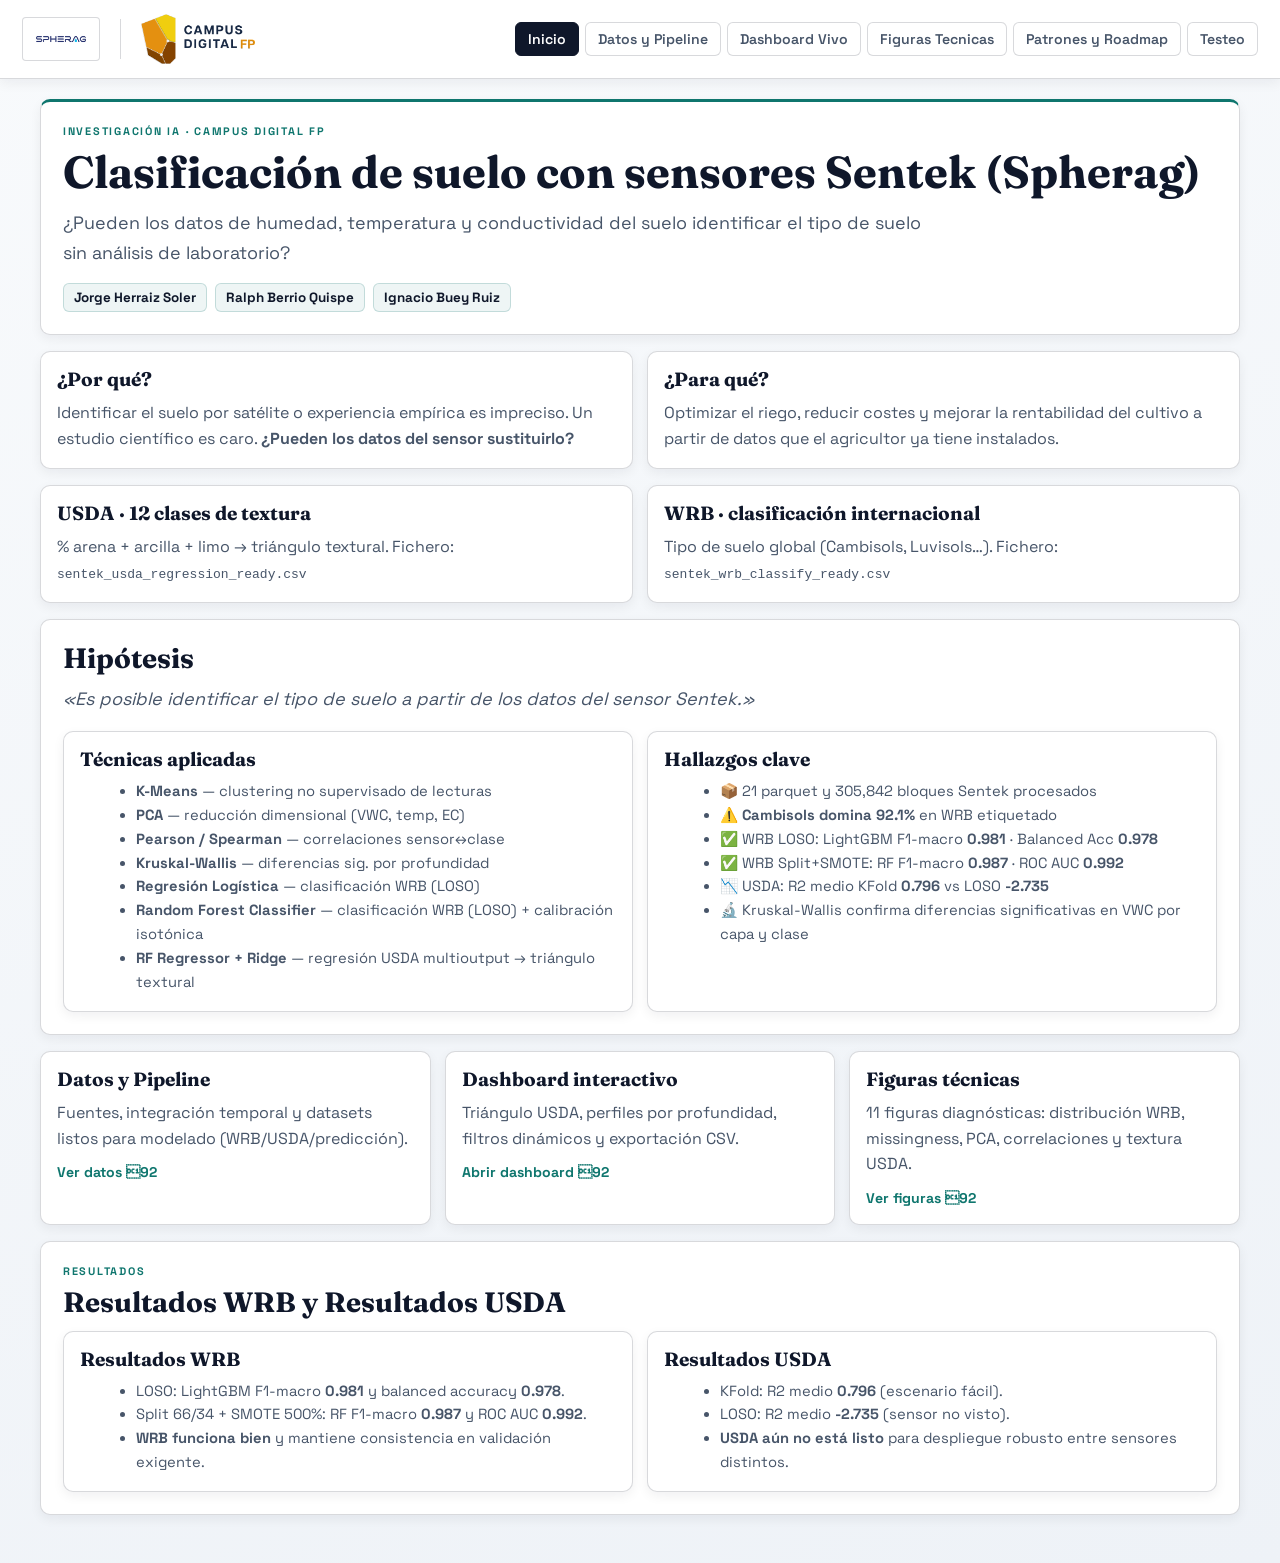
<file: index.html>
<!DOCTYPE html>
<html lang="es">
<head>
  <meta charset="UTF-8" />
  <meta name="viewport" content="width=device-width, initial-scale=1.0" />
  <title>Clasificación de tipos de suelo · Spherag</title>
  <link rel="preconnect" href="https://fonts.googleapis.com" />
  <link rel="preconnect" href="https://fonts.gstatic.com" crossorigin />
  <link href="https://fonts.googleapis.com/css2?family=Space+Grotesk:wght@400;500;700&family=Fraunces:opsz,wght@9..144,600;9..144,700&display=swap" rel="stylesheet" />
  <link rel="stylesheet" href="styles.css" />
</head>
<body>
  <header class="site-header">
    <div class="brand">
      <div class="brand-logos">
        <img src="logos/logo_spherag.png" alt="Spherag" class="logo-spherag" />
        <span class="divider"></span>
        <img src="logos/logo_campus.png" alt="Campus Digital FP" />
      </div>
    </div>
    <nav class="page-nav">
      <a class="nav-link is-active" href="index.html">Inicio</a>
      <a class="nav-link" href="datos.html">Datos y Pipeline</a>
      <a class="nav-link" href="dashboard.html">Dashboard Vivo</a>
      <a class="nav-link" href="figuras.html">Figuras Tecnicas</a>
      <a class="nav-link" href="conclusiones.html">Patrones y Roadmap</a>
      <a class="nav-link" href="testeo.html">Testeo</a>
    </nav>
  </header>

  <main class="page-container">

    <section class="hero">
      <p class="kicker">Investigación IA · Campus Digital FP</p>
      <h1>Clasificación de suelo con sensores Sentek (Spherag)</h1>
      <p class="lead">¿Pueden los datos de humedad, temperatura y conductividad del suelo identificar el tipo de suelo sin análisis de laboratorio?</p>
      <div class="chip-row">
        <span class="chip">Jorge Herraiz Soler</span>
        <span class="chip">Ralph Berrio Quispe</span>
        <span class="chip">Ignacio Buey Ruiz</span>
      </div>
    </section>

    <section class="grid two">
      <article class="card">
        <h3>¿Por qué?</h3>
        <p>Identificar el suelo por satélite o experiencia empírica es impreciso. Un estudio científico es caro. <strong>¿Pueden los datos del sensor sustituirlo?</strong></p>
      </article>
      <article class="card">
        <h3>¿Para qué?</h3>
        <p>Optimizar el riego, reducir costes y mejorar la rentabilidad del cultivo a partir de datos que el agricultor ya tiene instalados.</p>
      </article>
    </section>

    <section class="grid two">
      <article class="card">
        <h3>USDA · 12 clases de textura</h3>
        <p>% arena + arcilla + limo → triángulo textural. Fichero: <code>sentek_usda_regression_ready.csv</code></p>
      </article>
      <article class="card">
        <h3>WRB · clasificación internacional</h3>
        <p>Tipo de suelo global (Cambisols, Luvisols…). Fichero: <code>sentek_wrb_classify_ready.csv</code></p>
      </article>
    </section>

    <section class="content-block">
      <h2>Hipótesis</h2>
      <p class="lead" style="margin-bottom:16px;">
        <em>«Es posible identificar el tipo de suelo a partir de los datos del sensor Sentek.»</em>
      </p>

      <div class="grid two" style="margin-top:12px;">
        <article class="card">
          <h3>Técnicas aplicadas</h3>
          <ul style="margin:8px 0 0 16px; line-height:2; font-size:0.92rem;">
            <li><strong>K-Means</strong> — clustering no supervisado de lecturas</li>
            <li><strong>PCA</strong> — reducción dimensional (VWC, temp, EC)</li>
            <li><strong>Pearson / Spearman</strong> — correlaciones sensor↔clase</li>
            <li><strong>Kruskal-Wallis</strong> — diferencias sig. por profundidad</li>
            <li><strong>Regresión Logística</strong> — clasificación WRB (LOSO)</li>
            <li><strong>Random Forest Classifier</strong> — clasificación WRB (LOSO) + calibración isotónica</li>
            <li><strong>RF Regressor + Ridge</strong> — regresión USDA multioutput → triángulo textural</li>
          </ul>
        </article>
        <article class="card">
          <h3>Hallazgos clave</h3>
          <ul style="margin:8px 0 0 16px; line-height:2; font-size:0.92rem;">
            <li>📦 21 parquet y 305,842 bloques Sentek procesados</li>
            <li>⚠️ <strong>Cambisols domina 92.1%</strong> en WRB etiquetado</li>
            <li>✅ WRB LOSO: LightGBM F1-macro <strong>0.981</strong> · Balanced Acc <strong>0.978</strong></li>
            <li>✅ WRB Split+SMOTE: RF F1-macro <strong>0.987</strong> · ROC AUC <strong>0.992</strong></li>
            <li>📉 USDA: R2 medio KFold <strong>0.796</strong> vs LOSO <strong>-2.735</strong></li>
            <li>🔬 Kruskal-Wallis confirma diferencias significativas en VWC por capa y clase</li>
          </ul>
        </article>
      </div>
    </section>

    <section class="grid three">
      <article class="card">
        <h3>Datos y Pipeline</h3>
        <p>Fuentes, integración temporal y datasets listos para modelado (WRB/USDA/predicción).</p>
        <a class="action-link" href="datos.html">Ver datos</a>
      </article>
      <article class="card">
        <h3>Dashboard interactivo</h3>
        <p>Triángulo USDA, perfiles por profundidad, filtros dinámicos y exportación CSV.</p>
        <a class="action-link" href="dashboard.html">Abrir dashboard</a>
      </article>
      <article class="card">
        <h3>Figuras técnicas</h3>
        <p>11 figuras diagnósticas: distribución WRB, missingness, PCA, correlaciones y textura USDA.</p>
        <a class="action-link" href="figuras.html">Ver figuras</a>
      </article>
    </section>

    <section class="content-block">
      <p class="kicker">Resultados</p>
      <h2>Resultados WRB y Resultados USDA</h2>
      <div class="grid two" style="margin-top:12px;">
        <article class="card">
          <h3>Resultados WRB</h3>
          <ul style="margin:8px 0 0 16px; line-height:2; font-size:0.92rem;">
            <li>LOSO: LightGBM F1-macro <strong>0.981</strong> y balanced accuracy <strong>0.978</strong>.</li>
            <li>Split 66/34 + SMOTE 500%: RF F1-macro <strong>0.987</strong> y ROC AUC <strong>0.992</strong>.</li>
            <li><strong>WRB funciona bien</strong> y mantiene consistencia en validación exigente.</li>
          </ul>
        </article>
        <article class="card">
          <h3>Resultados USDA</h3>
          <ul style="margin:8px 0 0 16px; line-height:2; font-size:0.92rem;">
            <li>KFold: R2 medio <strong>0.796</strong> (escenario fácil).</li>
            <li>LOSO: R2 medio <strong>-2.735</strong> (sensor no visto).</li>
            <li><strong>USDA aún no está listo</strong> para despliegue robusto entre sensores distintos.</li>
          </ul>
        </article>
      </div>
    </section>

  </main>
</body>
</html>
</file>
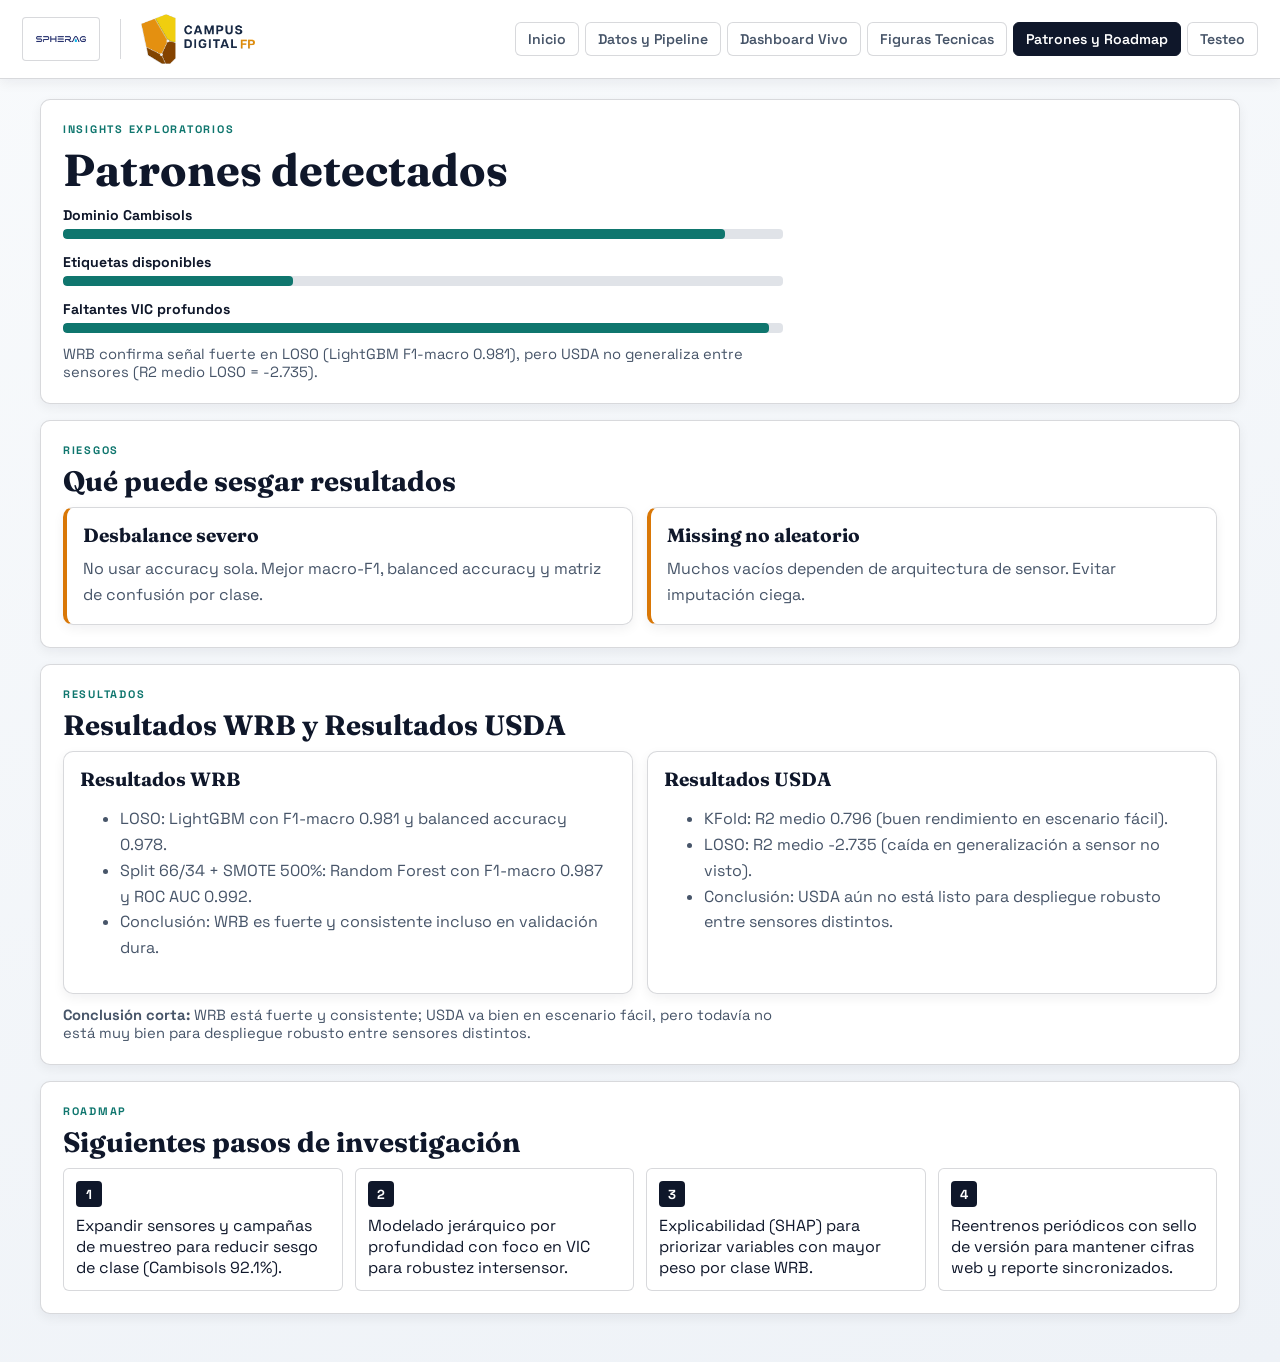
<file: conclusiones.html>
<!DOCTYPE html>
<html lang="es">
<head>
  <meta charset="UTF-8" />
  <meta name="viewport" content="width=device-width, initial-scale=1.0" />
  <title>Presentacion Sentek - Patrones y Roadmap</title>
  <link rel="preconnect" href="https://fonts.googleapis.com" />
  <link rel="preconnect" href="https://fonts.gstatic.com" crossorigin />
  <link href="https://fonts.googleapis.com/css2?family=Space+Grotesk:wght@400;500;700&family=Fraunces:opsz,wght@9..144,600;9..144,700&display=swap" rel="stylesheet" />
  <link rel="stylesheet" href="styles.css" />
</head>
<body>
  <header class="site-header">
    <div class="brand">
      <div class="brand-logos">
        <img src="logos/logo_spherag.png" alt="Spherag" class="logo-spherag" />
        <span class="divider"></span>
        <img src="logos/logo_campus.png" alt="Campus Digital FP" />
      </div>
    </div>
    <nav class="page-nav">
      <a class="nav-link" href="index.html">Inicio</a>
      <a class="nav-link" href="datos.html">Datos y Pipeline</a>
      <a class="nav-link" href="dashboard.html">Dashboard Vivo</a>
      <a class="nav-link" href="figuras.html">Figuras Tecnicas</a>
      <a class="nav-link is-active" href="conclusiones.html">Patrones y Roadmap</a>
      <a class="nav-link" href="testeo.html">Testeo</a>
    </nav>
  </header>

  <main class="page-container">
    <section class="content-block">
      <p class="kicker">Insights exploratorios</p>
      <h1>Patrones detectados</h1>
      <div class="bars">
        <div class="bar-row"><span>Dominio Cambisols</span><div class="bar"><i style="width: 92%;"></i></div></div>
        <div class="bar-row"><span>Etiquetas disponibles</span><div class="bar"><i style="width: 32%;"></i></div></div>
        <div class="bar-row"><span>Faltantes VIC profundos</span><div class="bar"><i style="width: 98%;"></i></div></div>
      </div>
      <p class="note">WRB confirma señal fuerte en LOSO (LightGBM F1-macro 0.981), pero USDA no generaliza entre sensores (R2 medio LOSO = -2.735).</p>
    </section>

    <section class="content-block">
      <p class="kicker">Riesgos</p>
      <h2>Qué puede sesgar resultados</h2>
      <div class="grid two">
        <article class="card warn">
          <h3>Desbalance severo</h3>
          <p>No usar accuracy sola. Mejor macro-F1, balanced accuracy y matriz de confusión por clase.</p>
        </article>
        <article class="card warn">
          <h3>Missing no aleatorio</h3>
          <p>Muchos vacíos dependen de arquitectura de sensor. Evitar imputación ciega.</p>
        </article>
      </div>
    </section>

    <section class="content-block">
      <p class="kicker">Resultados</p>
      <h2>Resultados WRB y Resultados USDA</h2>
      <div class="grid two">
        <article class="card">
          <h3>Resultados WRB</h3>
          <ul>
            <li>LOSO: LightGBM con F1-macro 0.981 y balanced accuracy 0.978.</li>
            <li>Split 66/34 + SMOTE 500%: Random Forest con F1-macro 0.987 y ROC AUC 0.992.</li>
            <li>Conclusión: WRB es fuerte y consistente incluso en validación dura.</li>
          </ul>
        </article>
        <article class="card">
          <h3>Resultados USDA</h3>
          <ul>
            <li>KFold: R2 medio 0.796 (buen rendimiento en escenario fácil).</li>
            <li>LOSO: R2 medio -2.735 (caída en generalización a sensor no visto).</li>
            <li>Conclusión: USDA aún no está listo para despliegue robusto entre sensores distintos.</li>
          </ul>
        </article>
      </div>
      <p class="note"><strong>Conclusión corta:</strong> WRB está fuerte y consistente; USDA va bien en escenario fácil, pero todavía no está muy bien para despliegue robusto entre sensores distintos.</p>
    </section>

    <section class="content-block">
      <p class="kicker">Roadmap</p>
      <h2>Siguientes pasos de investigación</h2>
      <div class="timeline">
        <div class="milestone"><b>1</b><p>Expandir sensores y campañas de muestreo para reducir sesgo de clase (Cambisols 92.1%).</p></div>
        <div class="milestone"><b>2</b><p>Modelado jerárquico por profundidad con foco en VIC para robustez intersensor.</p></div>
        <div class="milestone"><b>3</b><p>Explicabilidad (SHAP) para priorizar variables con mayor peso por clase WRB.</p></div>
        <div class="milestone"><b>4</b><p>Reentrenos periódicos con sello de versión para mantener cifras web y reporte sincronizados.</p></div>
      </div>
    </section>
  </main>
</body>
</html>
</file>
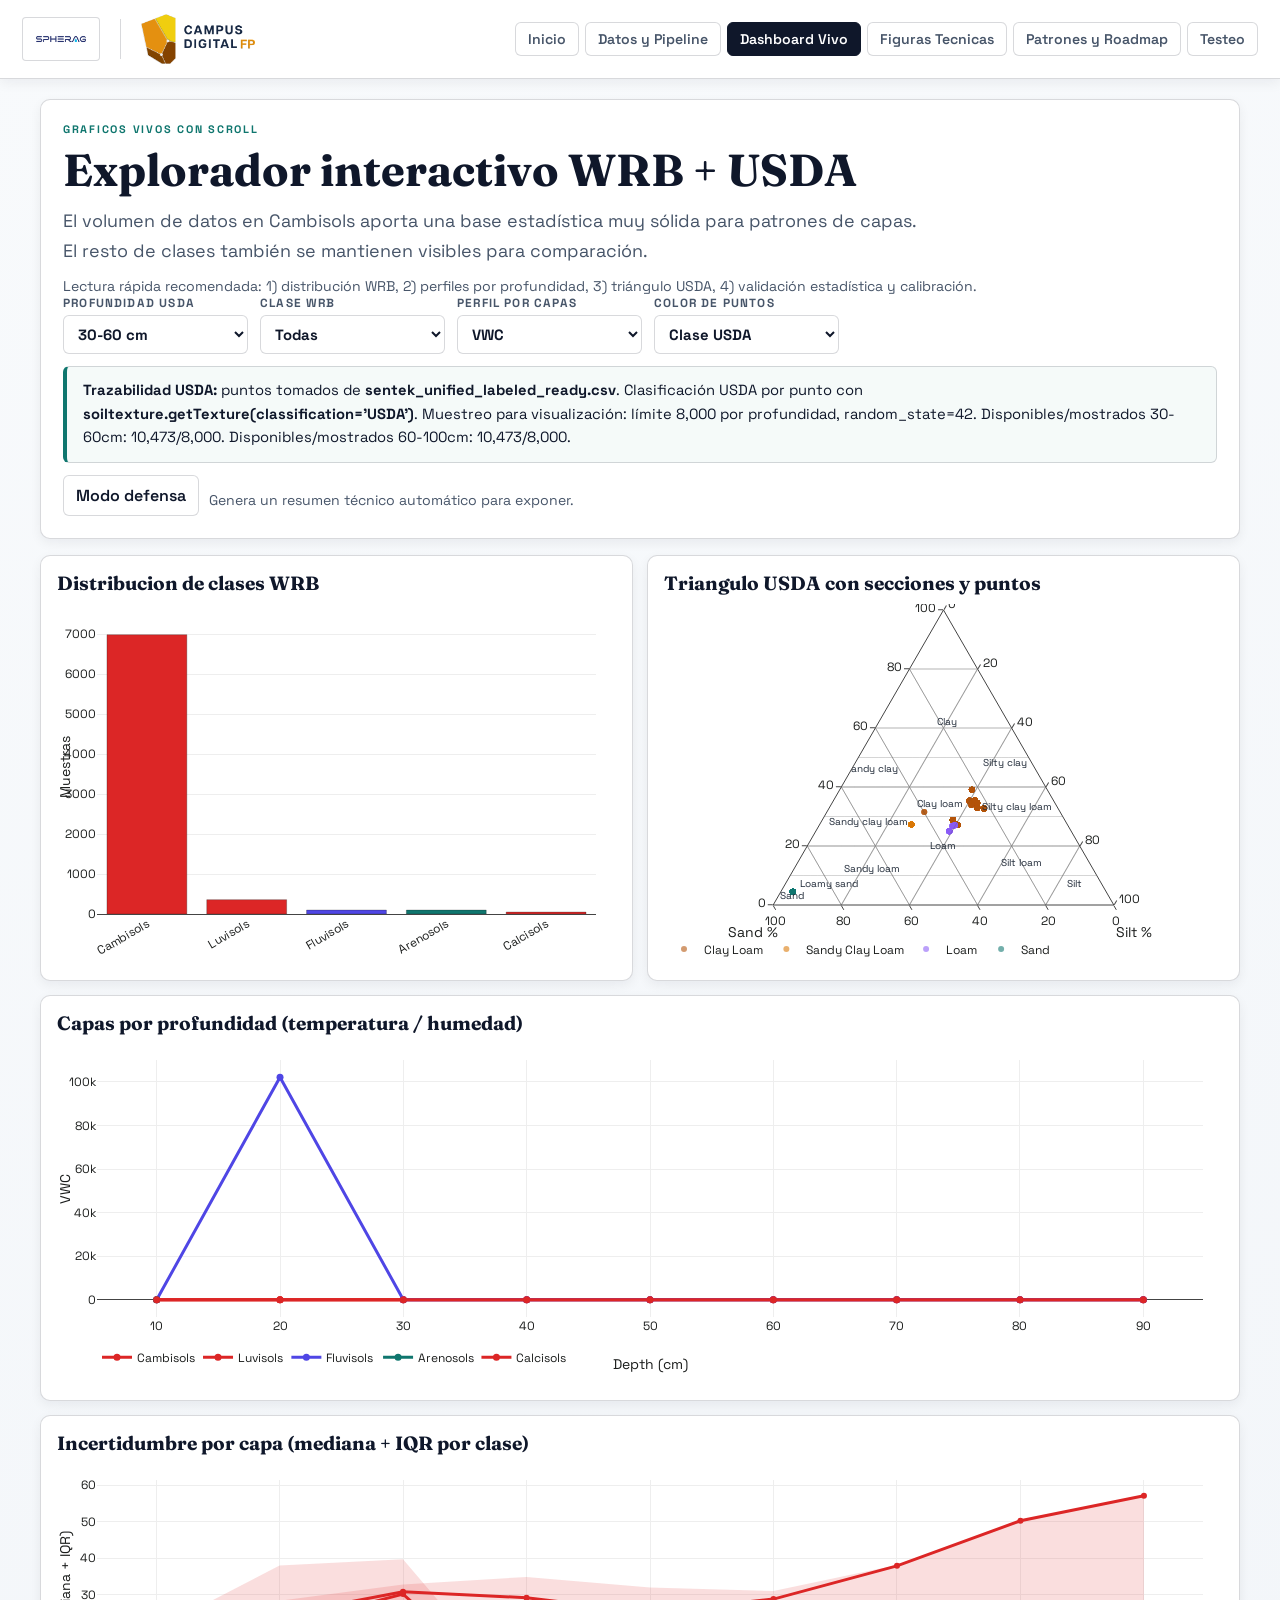
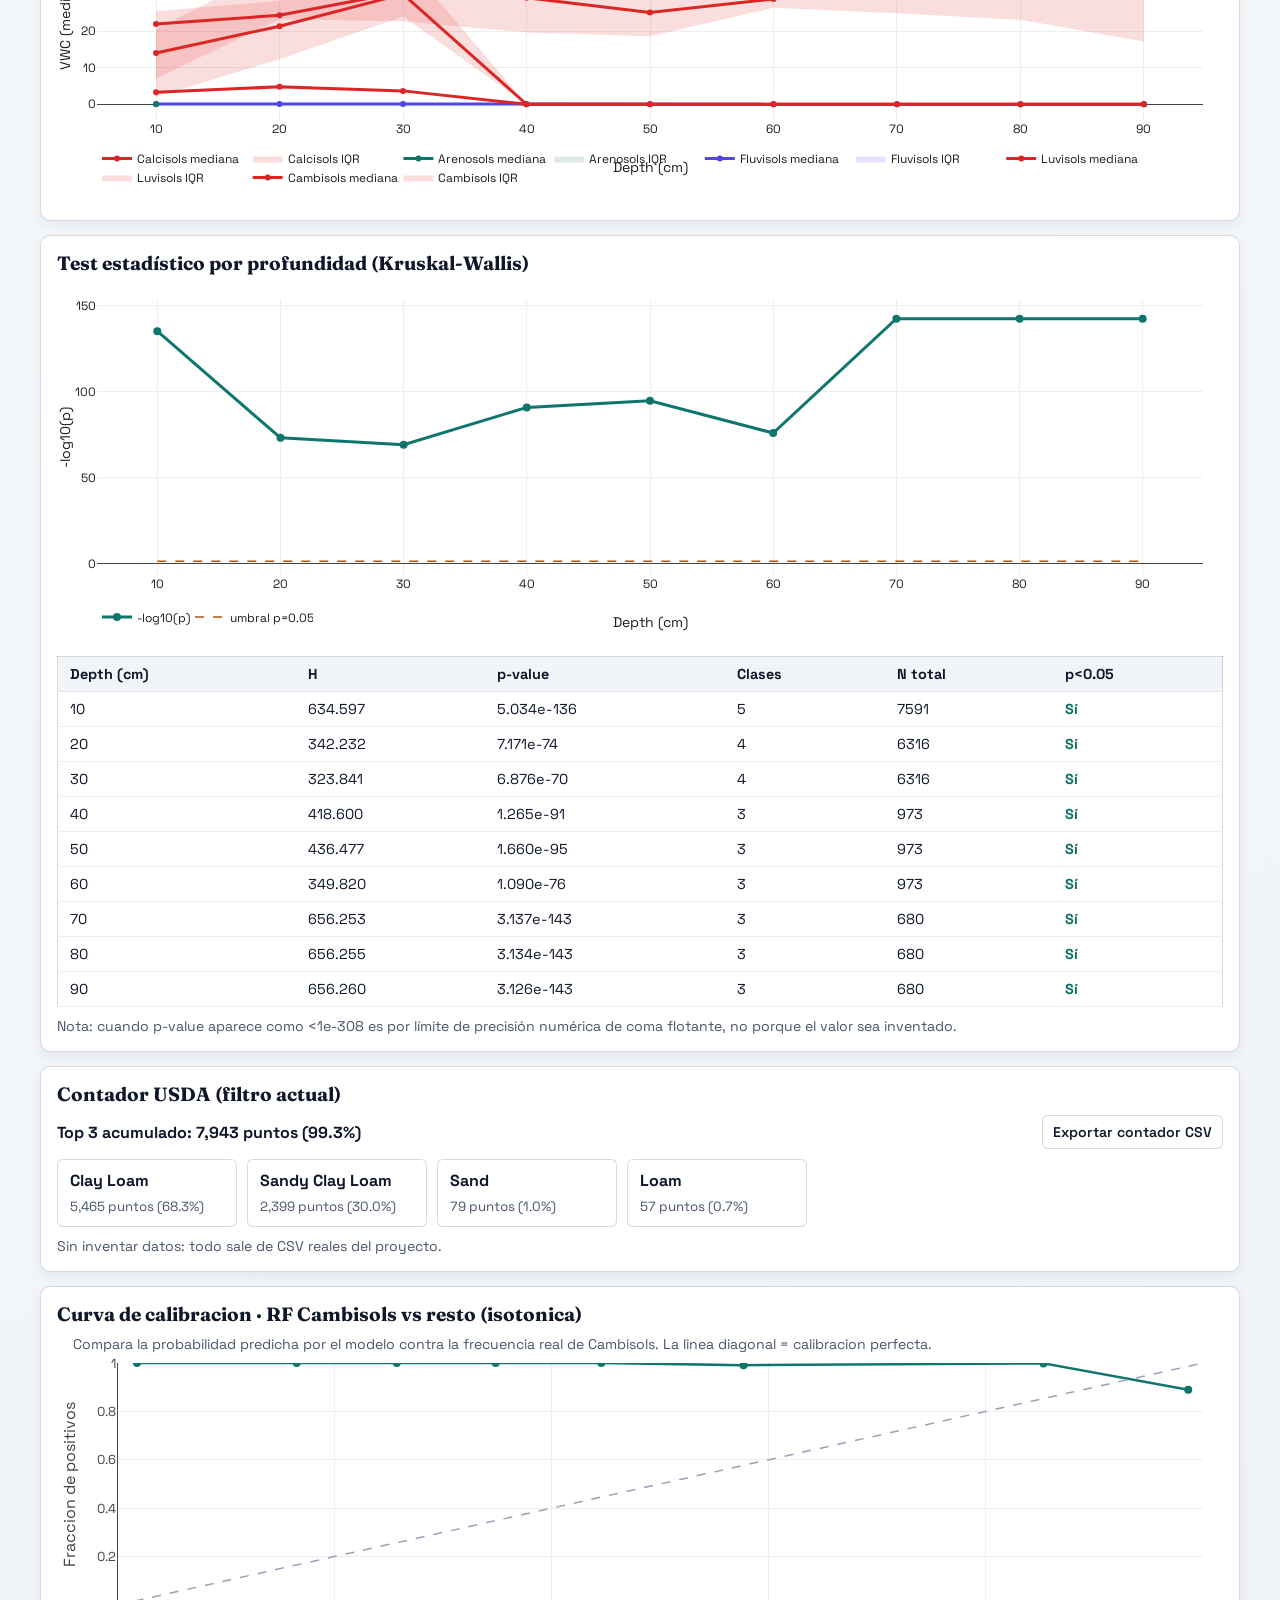
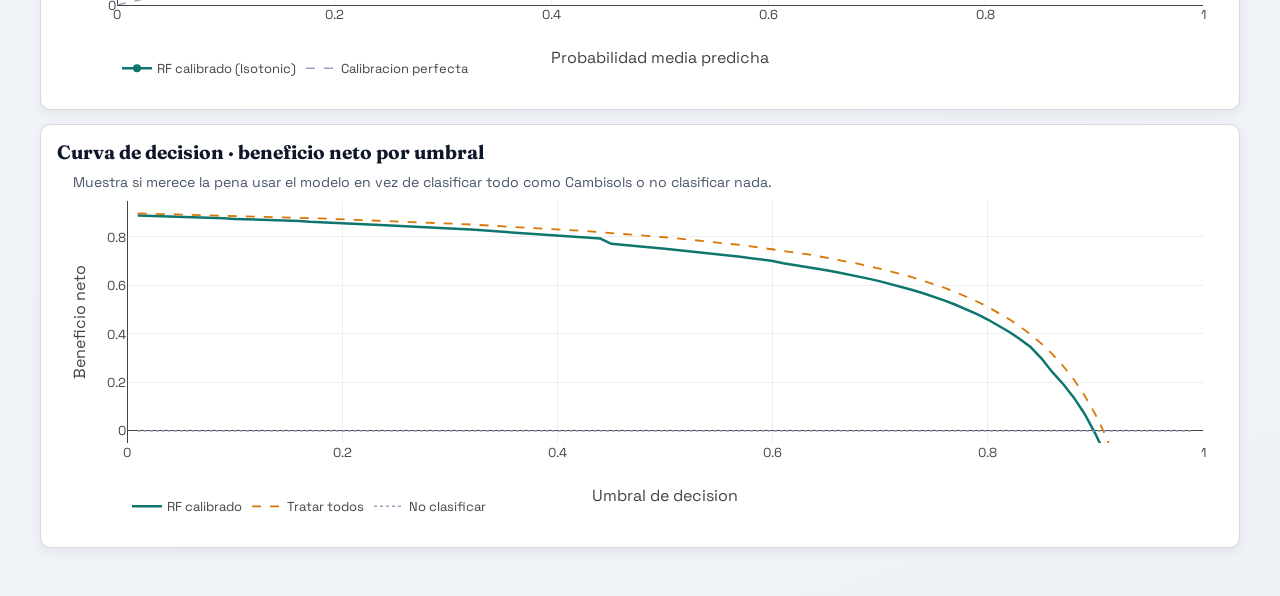
<file: dashboard.html>
<!DOCTYPE html>
<html lang="es">
<head>
  <meta charset="UTF-8" />
  <meta name="viewport" content="width=device-width, initial-scale=1.0" />
  <title>Presentacion Sentek - Dashboard Vivo</title>
  <link rel="preconnect" href="https://fonts.googleapis.com" />
  <link rel="preconnect" href="https://fonts.gstatic.com" crossorigin />
  <link href="https://fonts.googleapis.com/css2?family=Space+Grotesk:wght@400;500;700&family=Fraunces:opsz,wght@9..144,600;9..144,700&display=swap" rel="stylesheet" />
  <link rel="stylesheet" href="styles.css" />
  <script src="https://cdn.plot.ly/plotly-2.35.2.min.js"></script>
</head>
<body>
  <header class="site-header">
    <div class="brand">
      <div class="brand-logos">
        <img src="logos/logo_spherag.png" alt="Spherag" class="logo-spherag" />
        <span class="divider"></span>
        <img src="logos/logo_campus.png" alt="Campus Digital FP" />
      </div>
    </div>
    <nav class="page-nav">
      <a class="nav-link" href="index.html">Inicio</a>
      <a class="nav-link" href="datos.html">Datos y Pipeline</a>
      <a class="nav-link is-active" href="dashboard.html">Dashboard Vivo</a>
      <a class="nav-link" href="figuras.html">Figuras Tecnicas</a>
      <a class="nav-link" href="conclusiones.html">Patrones y Roadmap</a>
      <a class="nav-link" href="testeo.html">Testeo</a>
    </nav>
  </header>

  <main class="page-container">
    <section class="content-block">
      <p class="kicker">Graficos vivos con scroll</p>
      <h1>Explorador interactivo WRB + USDA</h1>
      <p class="lead">El volumen de datos en Cambisols aporta una base estadística muy sólida para patrones de capas. El resto de clases también se mantienen visibles para comparación.</p>
      <p class="counter-note">Lectura rápida recomendada: 1) distribución WRB, 2) perfiles por profundidad, 3) triángulo USDA, 4) validación estadística y calibración.</p>

      <div class="live-controls">
        <label>
          Profundidad USDA
          <select id="depthSelect">
            <option value="depth_30_60">30-60 cm</option>
            <option value="depth_60_100">60-100 cm</option>
          </select>
        </label>
        <label>
          Clase WRB
          <select id="classSelect">
            <option value="All">Todas</option>
          </select>
        </label>
        <label>
          Perfil por capas
          <select id="signalSelect">
            <option value="vwc">VWC</option>
            <option value="temp">TEMP</option>
          </select>
        </label>
        <label>
          Color de puntos
          <select id="colorModeSelect">
            <option value="usda" selected>Clase USDA</option>
            <option value="wrb">Clase WRB</option>
          </select>
        </label>
      </div>

      <div id="provenanceBox" class="provenance-box"></div>

      <div class="defense-tools">
        <button id="defenseModeBtn" class="ctrl" type="button">Modo defensa</button>
        <p class="counter-note">Genera un resumen técnico automático para exponer.</p>
      </div>
      <article id="defenseCard" class="defense-card" hidden>
        <h3>Resumen para defensa</h3>
        <div id="defenseContent"></div>
      </article>
    </section>

    <section class="chart-grid">
      <article class="chart-card">
        <h3>Distribucion de clases WRB</h3>
        <div id="wrbChart" class="chart"></div>
      </article>

      <article class="chart-card">
        <h3>Triangulo USDA con secciones y puntos</h3>
        <div id="usdaChart" class="chart"></div>
      </article>

      <article class="chart-card full">
        <h3>Capas por profundidad (temperatura / humedad)</h3>
        <div id="profileChart" class="chart wide"></div>
      </article>

      <article class="chart-card full">
        <h3>Incertidumbre por capa (mediana + IQR por clase)</h3>
        <div id="uncertaintyChart" class="chart wide"></div>
      </article>

      <article class="chart-card full">
        <h3>Test estadístico por profundidad (Kruskal-Wallis)</h3>
        <div id="kruskalChart" class="chart"></div>
        <div id="kruskalPanel" class="stats-panel"></div>
      </article>

      <article class="chart-card full">
        <h3>Contador USDA (filtro actual)</h3>
        <div class="counter-tools">
          <p id="top3Summary" class="counter-summary">Top 3 acumulado: -</p>
          <button id="exportCounterBtn" class="ctrl export-btn" type="button">Exportar contador CSV</button>
        </div>
        <div id="usdaClassCounter" class="class-counter"></div>
        <p class="counter-note">Sin inventar datos: todo sale de CSV reales del proyecto.</p>
      </article>

      <article class="chart-card full">
        <h3>Curva de calibracion · RF Cambisols vs resto (isotonica)</h3>
        <p style="color:var(--muted); font-size:0.88rem; margin:6px 16px 0;">Compara la probabilidad predicha por el modelo contra la frecuencia real de Cambisols. La linea diagonal = calibracion perfecta.</p>
        <div id="calibrationChart" class="chart wide"></div>
      </article>

      <article class="chart-card full">
        <h3>Curva de decision · beneficio neto por umbral</h3>
        <p style="color:var(--muted); font-size:0.88rem; margin:6px 16px 0;">Muestra si merece la pena usar el modelo en vez de clasificar todo como Cambisols o no clasificar nada.</p>
        <div id="decisionChart" class="chart wide"></div>
      </article>

    </section>
  </main>

  <script src="presentation_data.js"></script>
  <script src="dashboard.js"></script>
  <script>
  (function() {
    var data = {"calibration":{"mean_pred":[0.0184,0.1655,0.2576,0.3487,0.4460,0.5769,0.8531,0.9864],"frac_pos":[1.0,1.0,1.0,1.0,1.0,0.9912,0.9984,0.8895]},"decision":{"thresholds":[0.01,0.02,0.03,0.04,0.05,0.06,0.07,0.08,0.09,0.10,0.11,0.12,0.13,0.14,0.15,0.16,0.17,0.18,0.19,0.20,0.21,0.22,0.23,0.24,0.25,0.26,0.27,0.28,0.29,0.30,0.31,0.32,0.33,0.34,0.35,0.36,0.37,0.38,0.39,0.40,0.41,0.42,0.43,0.44,0.45,0.46,0.47,0.48,0.49,0.50,0.51,0.52,0.53,0.54,0.55,0.56,0.57,0.58,0.59,0.60,0.61,0.62,0.63,0.64,0.65,0.66,0.67,0.68,0.69,0.70,0.71,0.72,0.73,0.74,0.75,0.76,0.77,0.78,0.79,0.80,0.81,0.82,0.83,0.84,0.85,0.86,0.87,0.88,0.89,0.90,0.91,0.92,0.93,0.94,0.95,0.96,0.97,0.98,0.99],"nb_model":[0.8886,0.8875,0.8865,0.8839,0.8828,0.8817,0.8795,0.8783,0.8771,0.8747,0.8734,0.8721,0.8700,0.8686,0.8673,0.8656,0.8626,0.8611,0.8596,0.8563,0.8547,0.8530,0.8506,0.8489,0.8471,0.8442,0.8423,0.8404,0.8373,0.8353,0.8333,0.8306,0.8273,0.8251,0.8219,0.8184,0.8158,0.8133,0.8092,0.8063,0.8035,0.7996,0.7965,0.7934,0.7719,0.7685,0.7651,0.7592,0.7555,0.7516,0.7471,0.7429,0.7382,0.7337,0.7284,0.7235,0.7182,0.7127,0.7070,0.7011,0.6913,0.6847,0.6778,0.6705,0.6628,0.6547,0.6461,0.6369,0.6272,0.6169,0.6059,0.5941,0.5815,0.5679,0.5533,0.5375,0.5205,0.5019,0.4817,0.4595,0.4351,0.4082,0.3782,0.3448,0.2984,0.2423,0.1935,0.1373,0.0699,-0.0120,-0.1054,-0.2926,-0.4354,-0.6181,-0.1732,-0.3887,-0.6824,-1.1619,-2.1053],"nb_all":[0.8974,0.8964,0.8953,0.8943,0.8932,0.8920,0.8909,0.8897,0.8885,0.8873,0.8860,0.8848,0.8834,0.8821,0.8807,0.8793,0.8779,0.8764,0.8749,0.8734,0.8718,0.8702,0.8685,0.8668,0.8650,0.8632,0.8614,0.8595,0.8575,0.8555,0.8535,0.8514,0.8492,0.8469,0.8446,0.8422,0.8397,0.8372,0.8346,0.8319,0.8291,0.8262,0.8232,0.8201,0.8169,0.8135,0.8101,0.8065,0.8028,0.7989,0.7949,0.7907,0.7863,0.7818,0.7771,0.7721,0.7669,0.7615,0.7558,0.7499,0.7436,0.7370,0.7301,0.7228,0.7151,0.7070,0.6984,0.6893,0.6795,0.6692,0.6581,0.6464,0.6338,0.6202,0.6056,0.5899,0.5728,0.5542,0.5339,0.5118,0.4874,0.4604,0.4305,0.3970,0.3593,0.3166,0.2678,0.2116,0.1459,0.0683,-0.0247,-0.1385,-0.2806,-0.4633,-0.7067,-1.0474,-1.5579,-2.4077,-4.1029],"prevalence":0.8985}};

    Plotly.newPlot('calibrationChart', [
      {
        x: data.calibration.mean_pred,
        y: data.calibration.frac_pos,
        mode: 'lines+markers',
        name: 'RF calibrado (Isotonic)',
        line: { color: '#0f766e', width: 2.5 },
        marker: { size: 8, color: '#0f766e' },
        hovertemplate: 'Prob. predicha: %{x:.3f}<br>Fraccion real: %{y:.3f}<extra></extra>'
      },
      {
        x: [0, 1], y: [0, 1],
        mode: 'lines',
        name: 'Calibracion perfecta',
        line: { color: '#94a3b8', dash: 'dash', width: 1.5 }
      }
    ], {
      xaxis: { title: 'Probabilidad media predicha', range: [0, 1] },
      yaxis: { title: 'Fraccion de positivos', range: [0, 1] },
      legend: { orientation: 'h', y: -0.2 },
      margin: { t: 10, b: 60, l: 60, r: 20 },
      plot_bgcolor: '#fff', paper_bgcolor: '#fff',
      font: { family: 'Space Grotesk, Segoe UI, sans-serif', size: 13 }
    }, { responsive: true, displayModeBar: false });

    var prev = data.decision.prevalence;
    Plotly.newPlot('decisionChart', [
      {
        x: data.decision.thresholds,
        y: data.decision.nb_model,
        mode: 'lines', name: 'RF calibrado',
        line: { color: '#0f766e', width: 2.5 },
        hovertemplate: 'Umbral: %{x:.2f}<br>Beneficio neto: %{y:.4f}<extra></extra>'
      },
      {
        x: data.decision.thresholds,
        y: data.decision.nb_all,
        mode: 'lines', name: 'Tratar todos',
        line: { color: '#d97706', dash: 'dash', width: 1.8 },
        hovertemplate: 'Umbral: %{x:.2f}<br>Beneficio neto: %{y:.4f}<extra></extra>'
      },
      {
        x: data.decision.thresholds,
        y: data.decision.thresholds.map(function() { return 0; }),
        mode: 'lines', name: 'No clasificar',
        line: { color: '#94a3b8', dash: 'dot', width: 1.5 }
      }
    ], {
      xaxis: { title: 'Umbral de decision', range: [0, 1] },
      yaxis: { title: 'Beneficio neto', range: [-0.05, Math.max(prev + 0.05, 0.6)] },
      legend: { orientation: 'h', y: -0.2 },
      margin: { t: 10, b: 60, l: 70, r: 20 },
      plot_bgcolor: '#fff', paper_bgcolor: '#fff',
      font: { family: 'Space Grotesk, Segoe UI, sans-serif', size: 13 }
    }, { responsive: true, displayModeBar: false });
  })();
  </script>
</body>
</html>
</file>
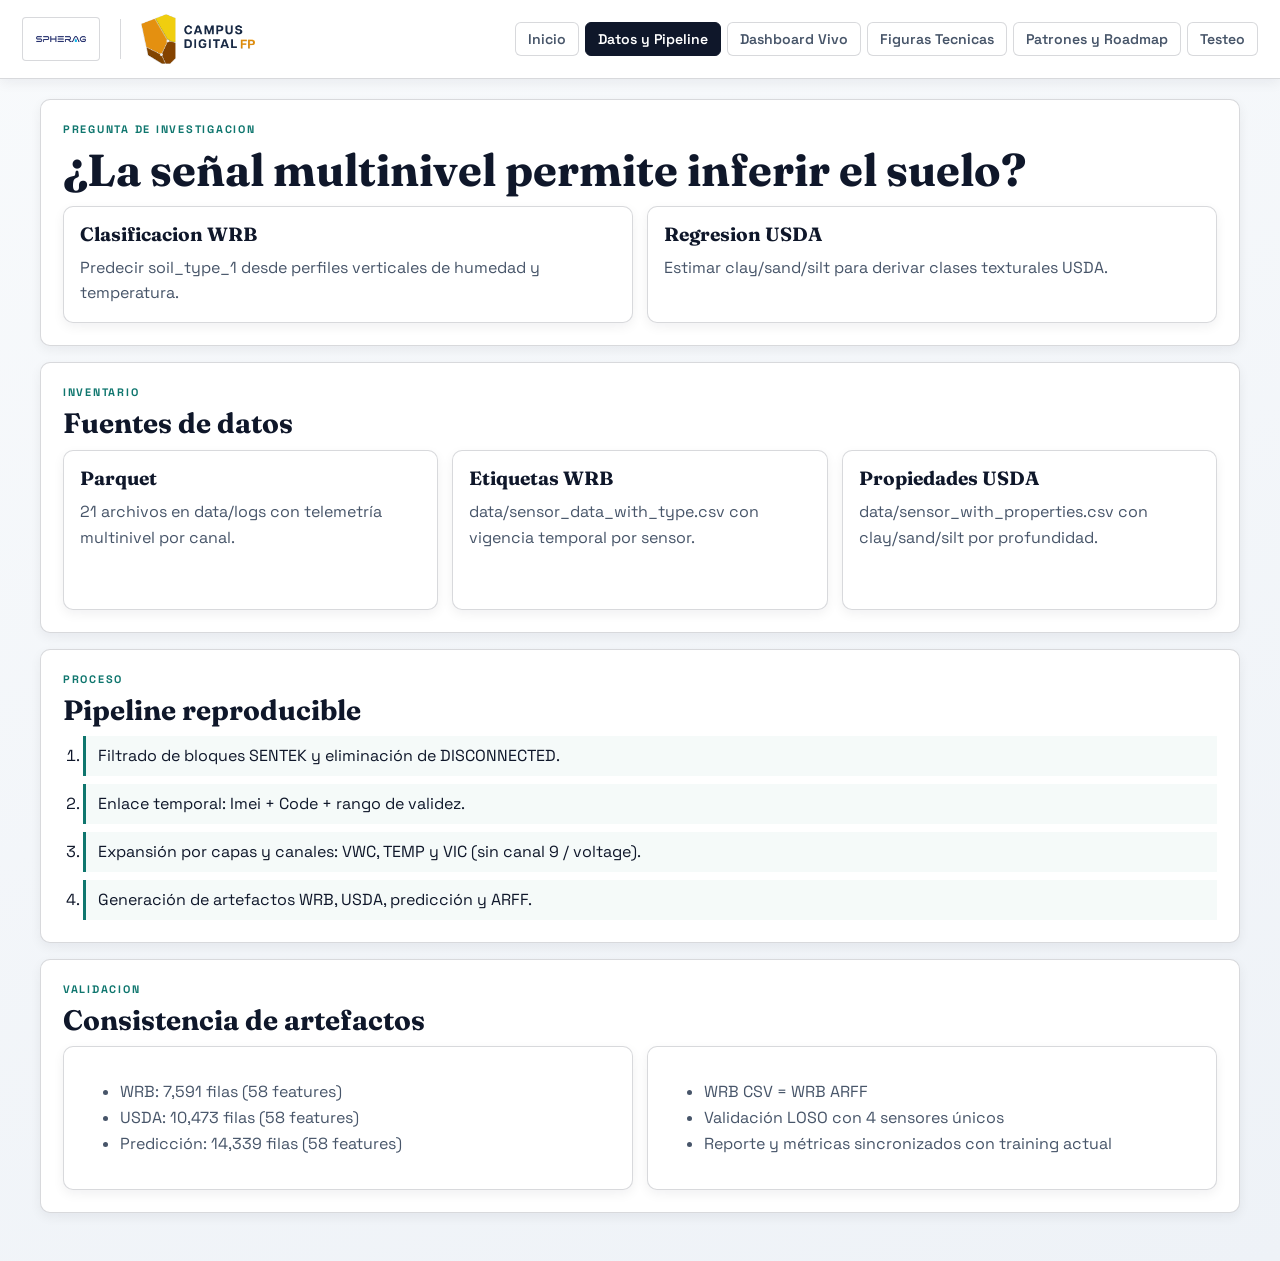
<file: datos.html>
<!DOCTYPE html>
<html lang="es">
<head>
  <meta charset="UTF-8" />
  <meta name="viewport" content="width=device-width, initial-scale=1.0" />
  <title>Presentacion Sentek - Datos y Pipeline</title>
  <link rel="preconnect" href="https://fonts.googleapis.com" />
  <link rel="preconnect" href="https://fonts.gstatic.com" crossorigin />
  <link href="https://fonts.googleapis.com/css2?family=Space+Grotesk:wght@400;500;700&family=Fraunces:opsz,wght@9..144,600;9..144,700&display=swap" rel="stylesheet" />
  <link rel="stylesheet" href="styles.css" />
</head>
<body>
  <header class="site-header">
    <div class="brand">
      <div class="brand-logos">
        <img src="logos/logo_spherag.png" alt="Spherag" class="logo-spherag" />
        <span class="divider"></span>
        <img src="logos/logo_campus.png" alt="Campus Digital FP" />
      </div>
    </div>
    <nav class="page-nav">
      <a class="nav-link" href="index.html">Inicio</a>
      <a class="nav-link is-active" href="datos.html">Datos y Pipeline</a>
      <a class="nav-link" href="dashboard.html">Dashboard Vivo</a>
      <a class="nav-link" href="figuras.html">Figuras Tecnicas</a>
      <a class="nav-link" href="conclusiones.html">Patrones y Roadmap</a>
      <a class="nav-link" href="testeo.html">Testeo</a>
    </nav>
  </header>

  <main class="page-container">
    <section class="content-block">
      <p class="kicker">Pregunta de investigacion</p>
      <h1>¿La señal multinivel permite inferir el suelo?</h1>
      <div class="grid two">
        <article class="card">
          <h3>Clasificacion WRB</h3>
          <p>Predecir soil_type_1 desde perfiles verticales de humedad y temperatura.</p>
        </article>
        <article class="card">
          <h3>Regresion USDA</h3>
          <p>Estimar clay/sand/silt para derivar clases texturales USDA.</p>
        </article>
      </div>
    </section>

    <section class="content-block">
      <p class="kicker">Inventario</p>
      <h2>Fuentes de datos</h2>
      <div class="grid three">
        <article class="card tall">
          <h3>Parquet</h3>
          <p>21 archivos en data/logs con telemetría multinivel por canal.</p>
        </article>
        <article class="card tall">
          <h3>Etiquetas WRB</h3>
          <p>data/sensor_data_with_type.csv con vigencia temporal por sensor.</p>
        </article>
        <article class="card tall">
          <h3>Propiedades USDA</h3>
          <p>data/sensor_with_properties.csv con clay/sand/silt por profundidad.</p>
        </article>
      </div>
    </section>

    <section class="content-block">
      <p class="kicker">Proceso</p>
      <h2>Pipeline reproducible</h2>
      <ol class="steps">
        <li>Filtrado de bloques SENTEK y eliminación de DISCONNECTED.</li>
        <li>Enlace temporal: Imei + Code + rango de validez.</li>
        <li>Expansión por capas y canales: VWC, TEMP y VIC (sin canal 9 / voltage).</li>
        <li>Generación de artefactos WRB, USDA, predicción y ARFF.</li>
      </ol>
    </section>

    <section class="content-block">
      <p class="kicker">Validacion</p>
      <h2>Consistencia de artefactos</h2>
      <div class="grid two">
        <article class="card">
          <ul>
            <li>WRB: 7,591 filas (58 features)</li>
            <li>USDA: 10,473 filas (58 features)</li>
            <li>Predicción: 14,339 filas (58 features)</li>
          </ul>
        </article>
        <article class="card">
          <ul>
            <li>WRB CSV = WRB ARFF</li>
            <li>Validación LOSO con 4 sensores únicos</li>
            <li>Reporte y métricas sincronizados con training actual</li>
          </ul>
        </article>
      </div>
    </section>
  </main>
</body>
</html>
</file>
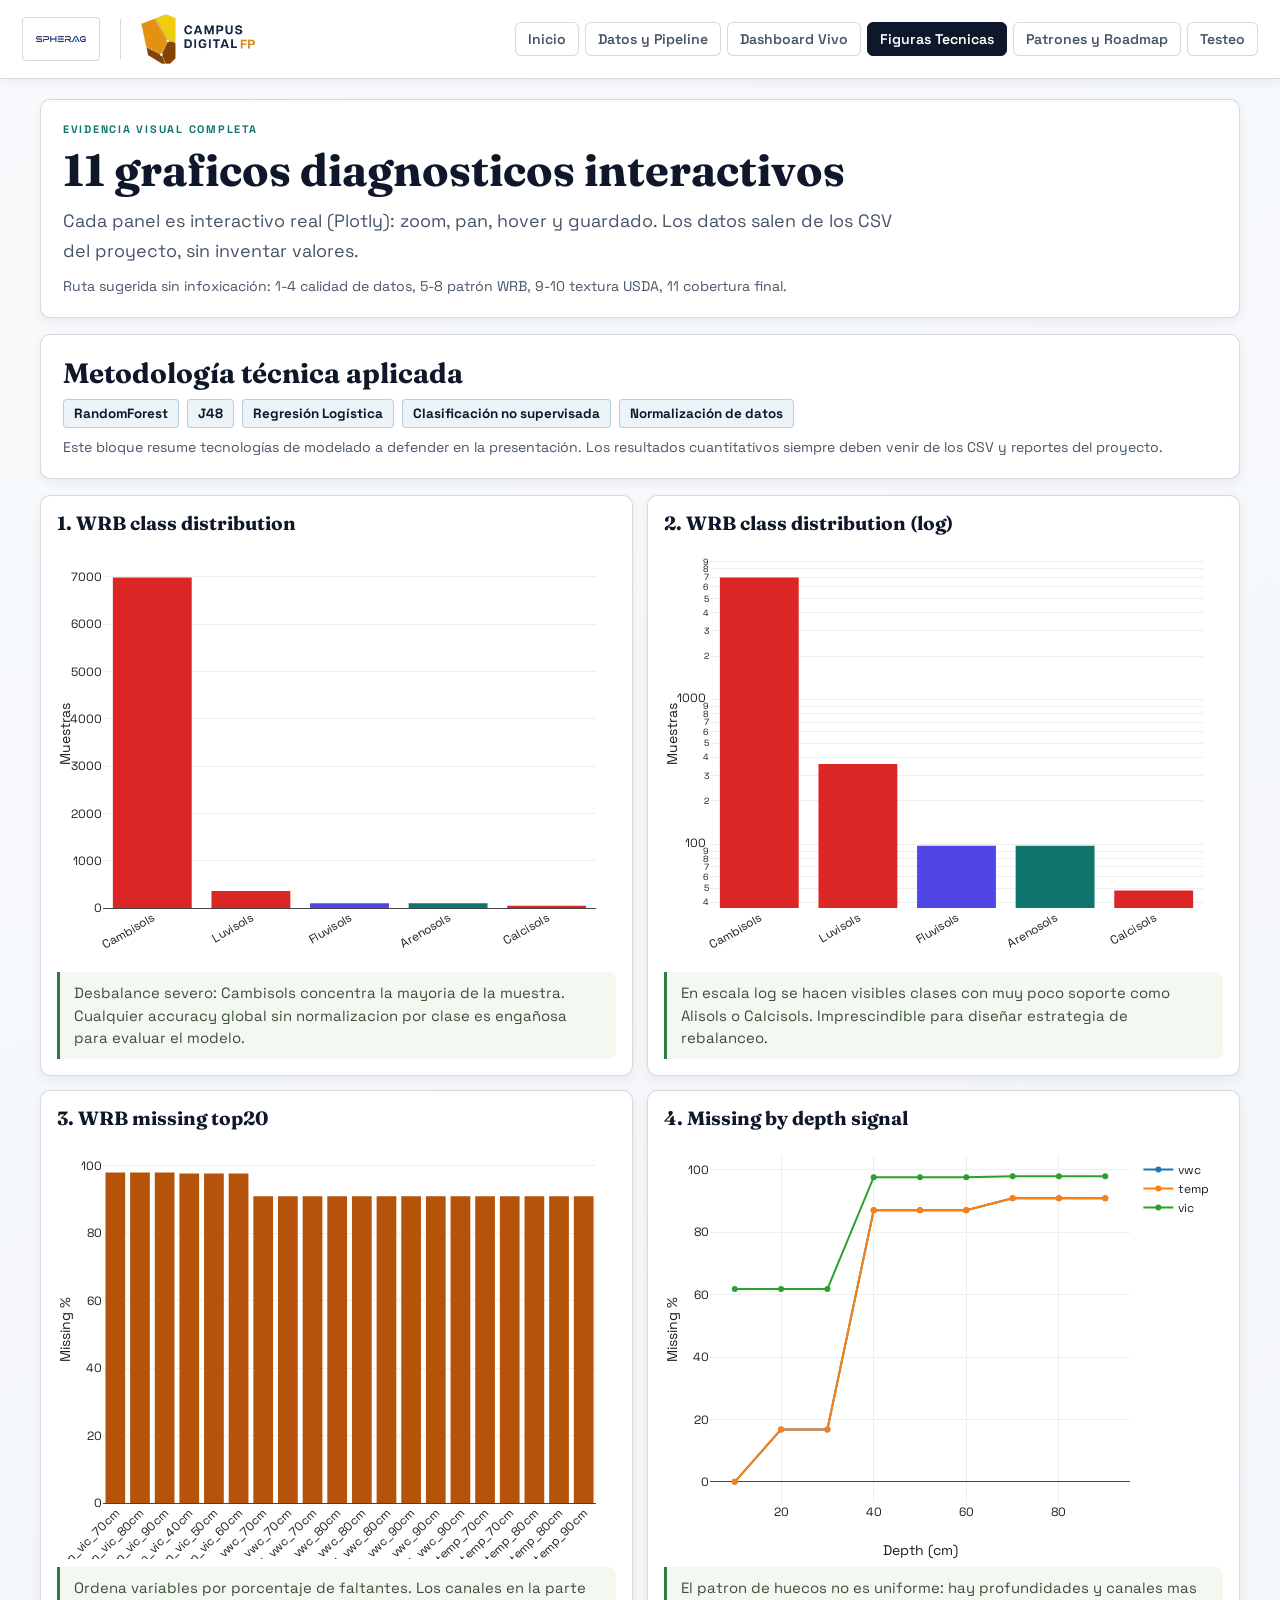
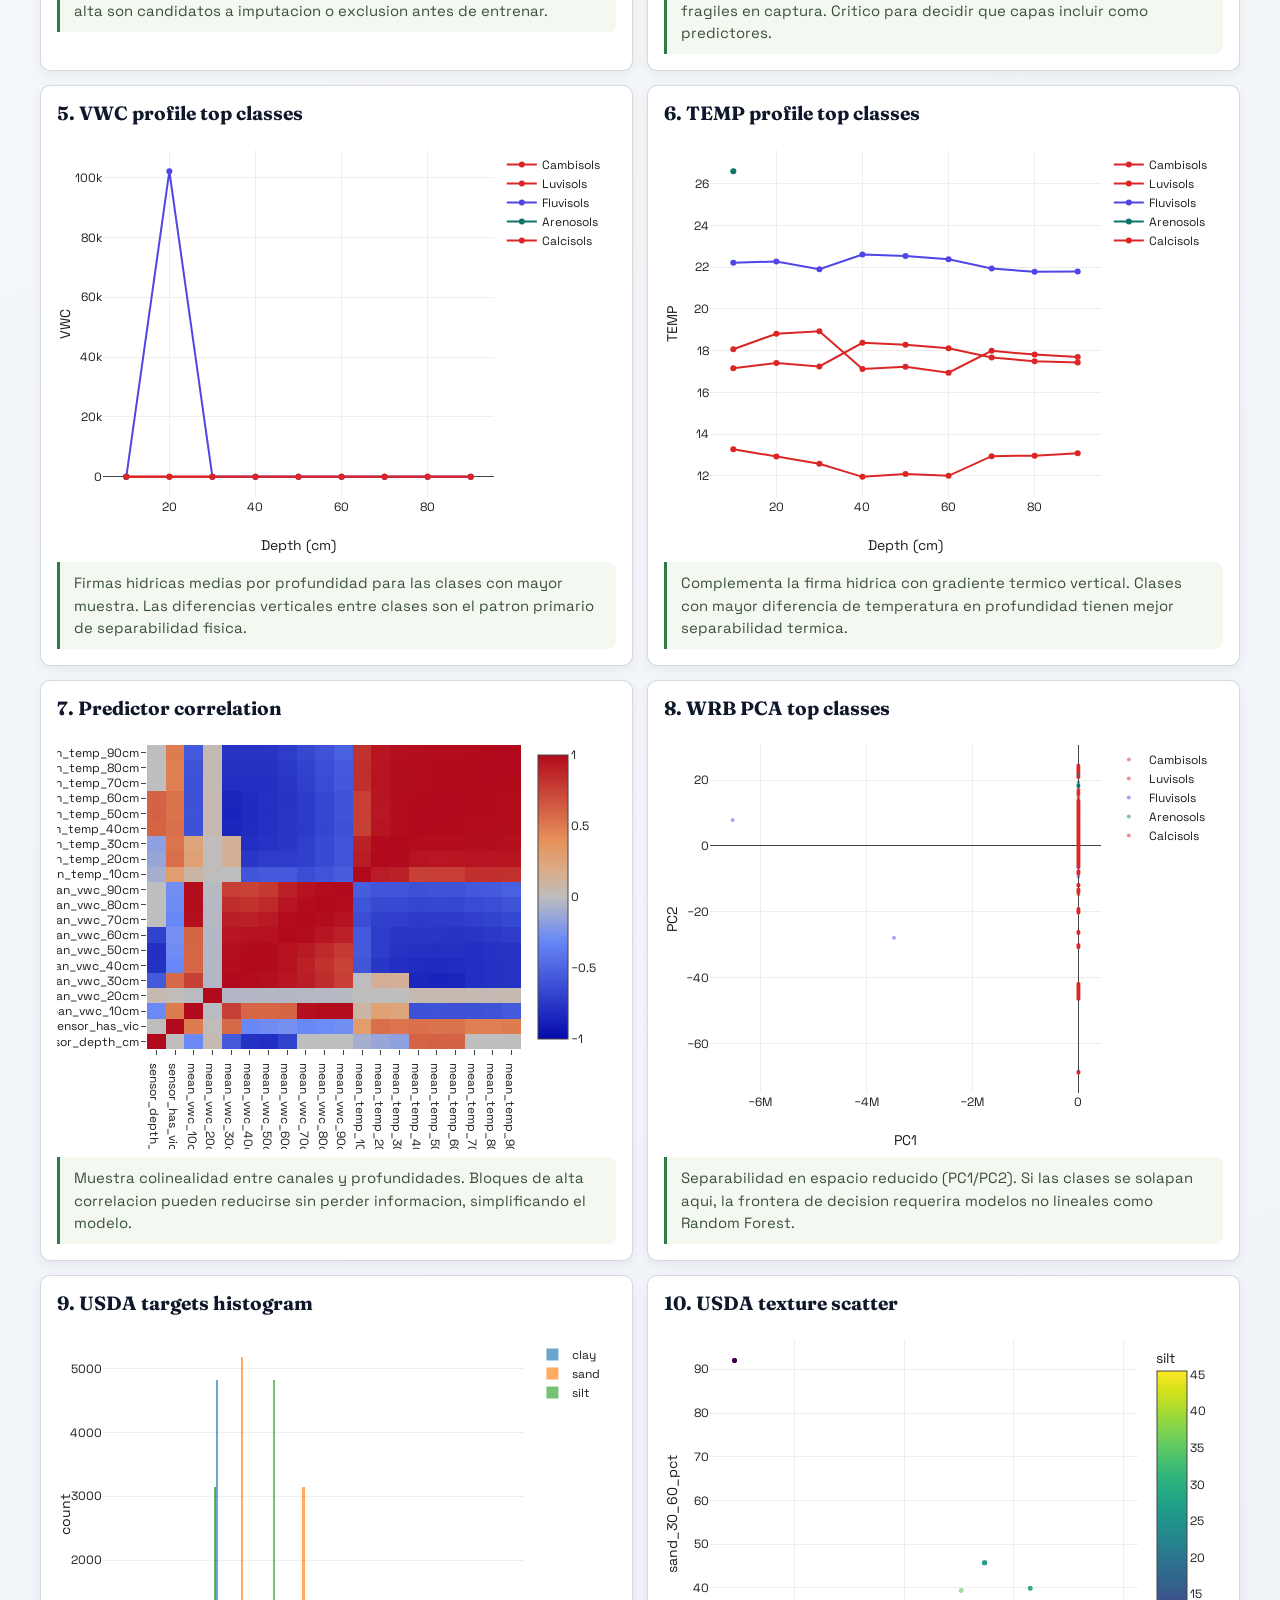
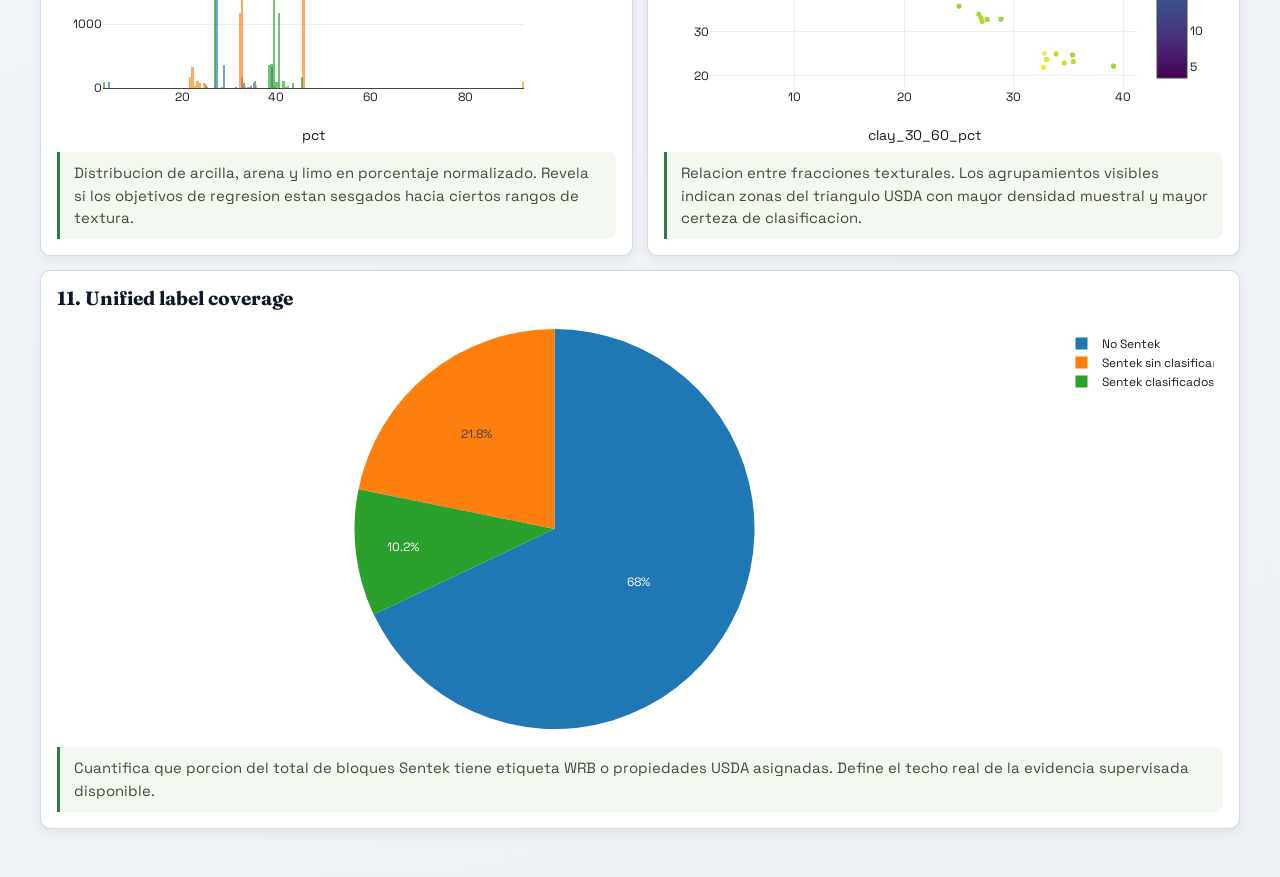
<file: figuras.html>
<!DOCTYPE html>
<html lang="es">
<head>
  <meta charset="UTF-8" />
  <meta name="viewport" content="width=device-width, initial-scale=1.0" />
  <title>Presentacion Sentek - Figuras Tecnicas</title>
  <link rel="preconnect" href="https://fonts.googleapis.com" />
  <link rel="preconnect" href="https://fonts.gstatic.com" crossorigin />
  <link href="https://fonts.googleapis.com/css2?family=Space+Grotesk:wght@400;500;700&family=Fraunces:opsz,wght@9..144,600;9..144,700&display=swap" rel="stylesheet" />
  <link rel="stylesheet" href="styles.css" />
  <script src="https://cdn.plot.ly/plotly-2.35.2.min.js"></script>
</head>
<body>
  <header class="site-header">
    <div class="brand">
      <div class="brand-logos">
        <img src="logos/logo_spherag.png" alt="Spherag" class="logo-spherag" />
        <span class="divider"></span>
        <img src="logos/logo_campus.png" alt="Campus Digital FP" />
      </div>
    </div>
    <nav class="page-nav">
      <a class="nav-link" href="index.html">Inicio</a>
      <a class="nav-link" href="datos.html">Datos y Pipeline</a>
      <a class="nav-link" href="dashboard.html">Dashboard Vivo</a>
      <a class="nav-link is-active" href="figuras.html">Figuras Tecnicas</a>
      <a class="nav-link" href="conclusiones.html">Patrones y Roadmap</a>
      <a class="nav-link" href="testeo.html">Testeo</a>
    </nav>
  </header>

  <main class="page-container">
    <section class="content-block">
      <p class="kicker">Evidencia visual completa</p>
      <h1>11 graficos diagnosticos interactivos</h1>
      <p class="lead">Cada panel es interactivo real (Plotly): zoom, pan, hover y guardado. Los datos salen de los CSV del proyecto, sin inventar valores.</p>
      <p class="counter-note">Ruta sugerida sin infoxicación: 1-4 calidad de datos, 5-8 patrón WRB, 9-10 textura USDA, 11 cobertura final.</p>
    </section>

    <section class="content-block">
      <h2>Metodología técnica aplicada</h2>
      <div class="method-tags">
        <span class="method-tag">RandomForest</span>
        <span class="method-tag">J48</span>
        <span class="method-tag">Regresión Logística</span>
        <span class="method-tag">Clasificación no supervisada</span>
        <span class="method-tag">Normalización de datos</span>
      </div>
      <p class="counter-note">Este bloque resume tecnologías de modelado a defender en la presentación. Los resultados cuantitativos siempre deben venir de los CSV y reportes del proyecto.</p>
    </section>

    <style>
      .fig-comment { margin: 8px 0 0; padding: 10px 14px; background: #f3f8f1; border-left: 3px solid #2f7a45; border-radius: 0 8px 8px 0; font-size: .93rem; line-height: 1.5; color: #3a4f3a; }
    </style>

    <section class="figure-grid">
      <article class="chart-card">
        <h3>1. WRB class distribution</h3>
        <div id="fig1" class="chart figure-chart"></div>
        <p class="fig-comment">Desbalance severo: Cambisols concentra la mayoria de la muestra. Cualquier accuracy global sin normalizacion por clase es engañosa para evaluar el modelo.</p>
      </article>

      <article class="chart-card">
        <h3>2. WRB class distribution (log)</h3>
        <div id="fig2" class="chart figure-chart"></div>
        <p class="fig-comment">En escala log se hacen visibles clases con muy poco soporte como Alisols o Calcisols. Imprescindible para diseñar estrategia de rebalanceo.</p>
      </article>

      <article class="chart-card">
        <h3>3. WRB missing top20</h3>
        <div id="fig3" class="chart figure-chart"></div>
        <p class="fig-comment">Ordena variables por porcentaje de faltantes. Los canales en la parte alta son candidatos a imputacion o exclusion antes de entrenar.</p>
      </article>

      <article class="chart-card">
        <h3>4. Missing by depth signal</h3>
        <div id="fig4" class="chart figure-chart"></div>
        <p class="fig-comment">El patron de huecos no es uniforme: hay profundidades y canales mas fragiles en captura. Critico para decidir que capas incluir como predictores.</p>
      </article>

      <article class="chart-card">
        <h3>5. VWC profile top classes</h3>
        <div id="fig5" class="chart figure-chart"></div>
        <p class="fig-comment">Firmas hidricas medias por profundidad para las clases con mayor muestra. Las diferencias verticales entre clases son el patron primario de separabilidad fisica.</p>
      </article>

      <article class="chart-card">
        <h3>6. TEMP profile top classes</h3>
        <div id="fig6" class="chart figure-chart"></div>
        <p class="fig-comment">Complementa la firma hidrica con gradiente termico vertical. Clases con mayor diferencia de temperatura en profundidad tienen mejor separabilidad termica.</p>
      </article>

      <article class="chart-card">
        <h3>7. Predictor correlation</h3>
        <div id="fig7" class="chart figure-chart"></div>
        <p class="fig-comment">Muestra colinealidad entre canales y profundidades. Bloques de alta correlacion pueden reducirse sin perder informacion, simplificando el modelo.</p>
      </article>

      <article class="chart-card">
        <h3>8. WRB PCA top classes</h3>
        <div id="fig8" class="chart figure-chart"></div>
        <p class="fig-comment">Separabilidad en espacio reducido (PC1/PC2). Si las clases se solapan aqui, la frontera de decision requerira modelos no lineales como Random Forest.</p>
      </article>

      <article class="chart-card">
        <h3>9. USDA targets histogram</h3>
        <div id="fig9" class="chart figure-chart"></div>
        <p class="fig-comment">Distribucion de arcilla, arena y limo en porcentaje normalizado. Revela si los objetivos de regresion estan sesgados hacia ciertos rangos de textura.</p>
      </article>

      <article class="chart-card">
        <h3>10. USDA texture scatter</h3>
        <div id="fig10" class="chart figure-chart"></div>
        <p class="fig-comment">Relacion entre fracciones texturales. Los agrupamientos visibles indican zonas del triangulo USDA con mayor densidad muestral y mayor certeza de clasificacion.</p>
      </article>

      <article class="chart-card full">
        <h3>11. Unified label coverage</h3>
        <div id="fig11" class="chart figure-chart"></div>
        <p class="fig-comment">Cuantifica que porcion del total de bloques Sentek tiene etiqueta WRB o propiedades USDA asignadas. Define el techo real de la evidencia supervisada disponible.</p>
      </article>
    </section>
  </main>

  <script src="figuras_data.js"></script>
  <script src="figuras.js"></script>
</body>
</html>
</file>
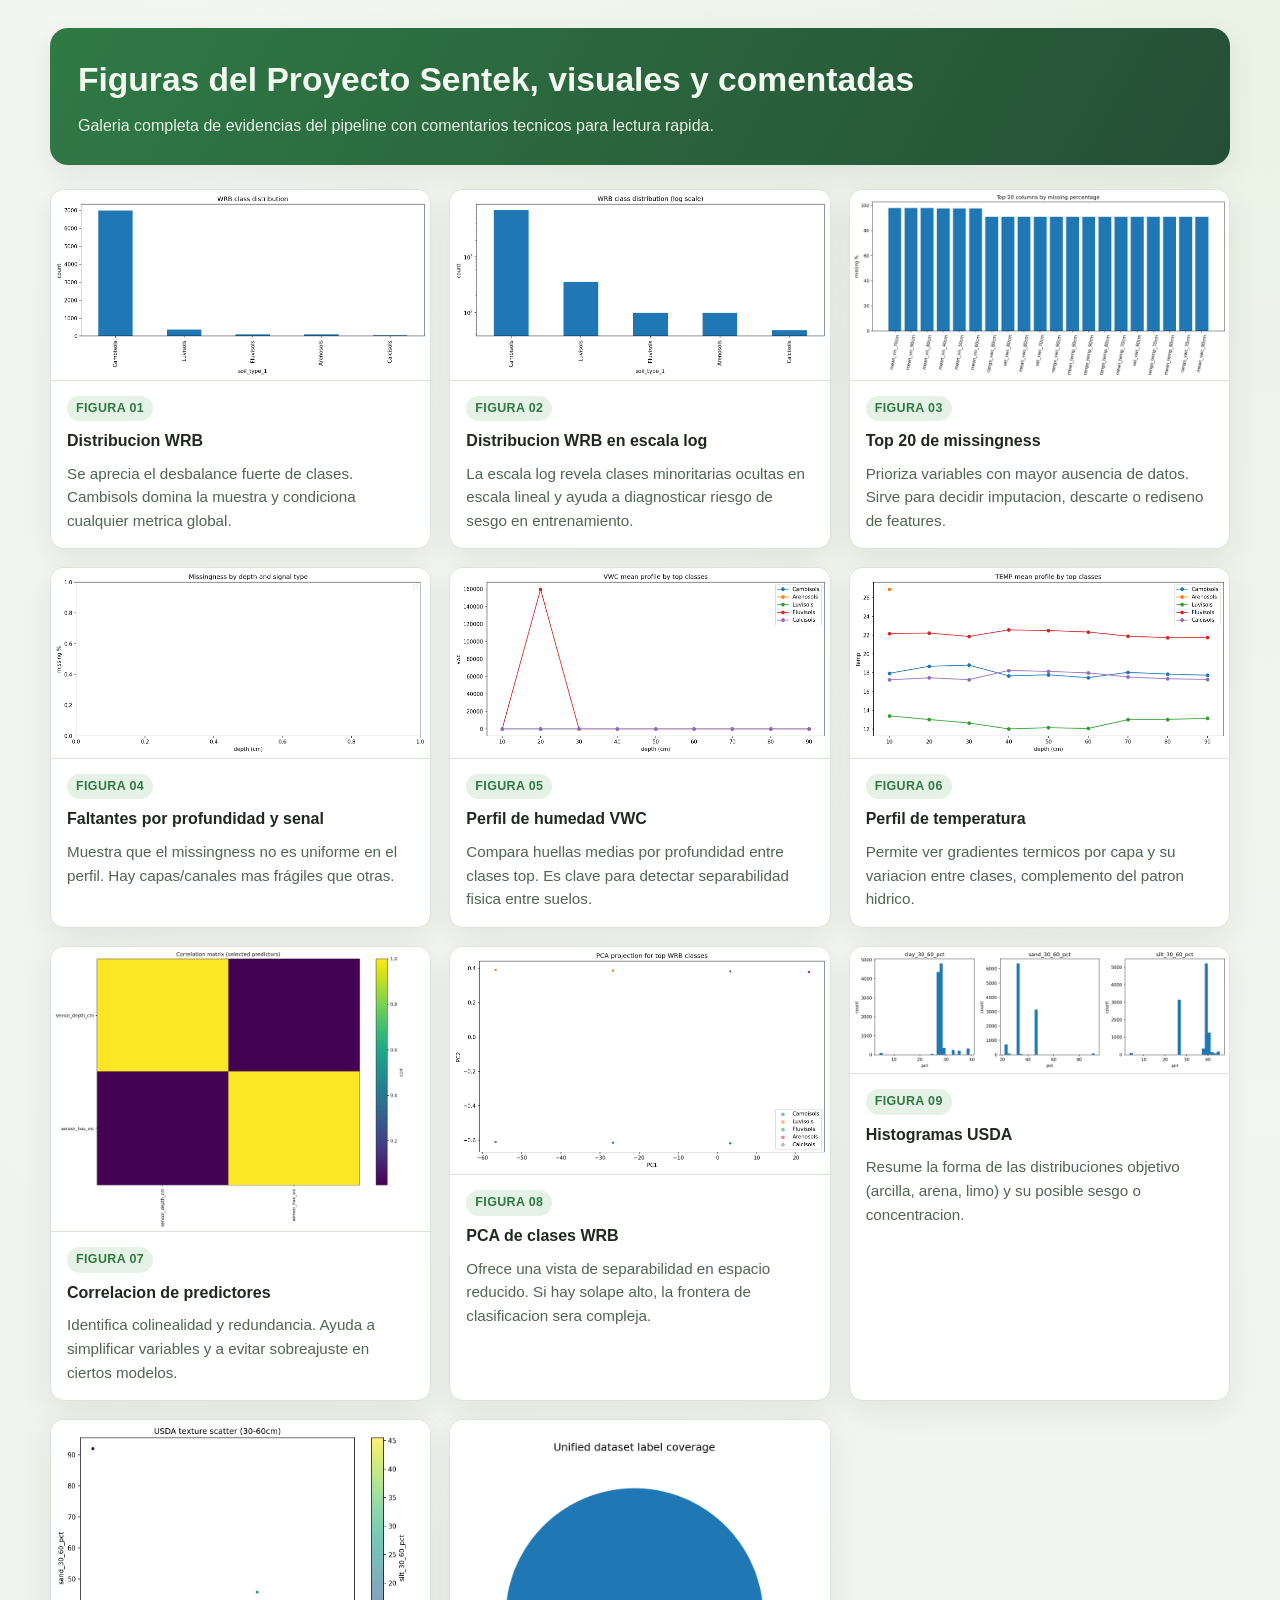
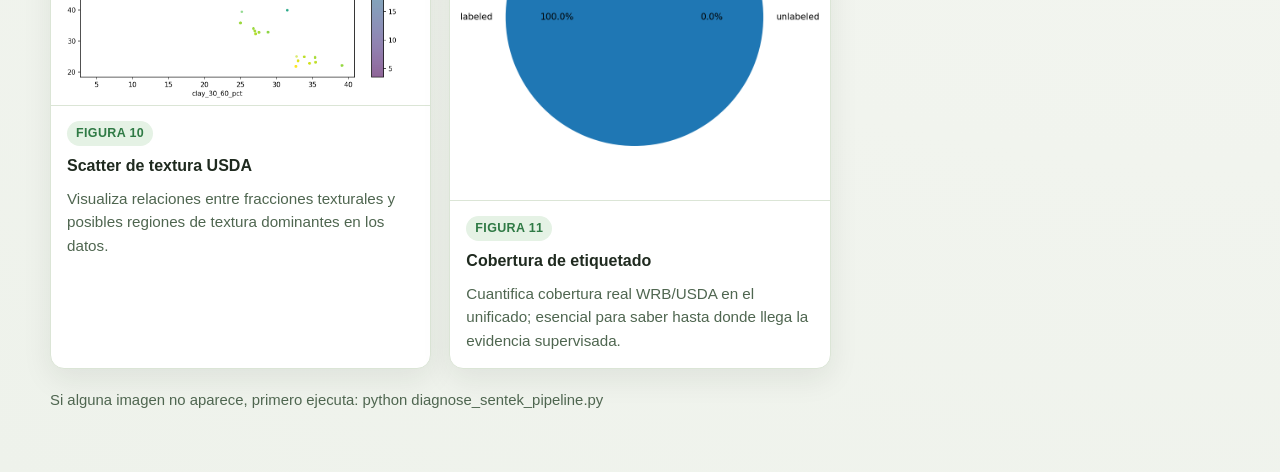
<file: figuras_comentadas.html>
<!DOCTYPE html>
<html lang="es">
<head>
  <meta charset="UTF-8" />
  <meta name="viewport" content="width=device-width, initial-scale=1.0" />
  <title>Spherag | Figuras Comentadas</title>
  <style>
    :root {
      --bg: #f4f6f1;
      --surface: #ffffff;
      --text: #1f2a1f;
      --muted: #4f6650;
      --accent: #2f7a45;
      --border: #dbe5d6;
      --shadow: 0 10px 30px rgba(31, 42, 31, 0.08);
    }

    * { box-sizing: border-box; }

    body {
      margin: 0;
      font-family: "Segoe UI", "Trebuchet MS", sans-serif;
      background: radial-gradient(circle at top right, #eaf2e5 0%, var(--bg) 45%, #eef2eb 100%);
      color: var(--text);
      line-height: 1.55;
    }

    .wrap {
      width: min(1180px, 94%);
      margin: 28px auto 60px;
    }

    .hero {
      background: linear-gradient(120deg, #2f7a45 0%, #254f35 100%);
      color: #f3f9f1;
      border-radius: 18px;
      padding: 26px 28px;
      box-shadow: var(--shadow);
      margin-bottom: 24px;
    }

    .hero h1 {
      margin: 0 0 8px;
      font-size: clamp(1.5rem, 2.8vw, 2.1rem);
    }

    .hero p {
      margin: 0;
      opacity: 0.95;
    }

    .grid {
      display: grid;
      gap: 18px;
      grid-template-columns: repeat(auto-fit, minmax(290px, 1fr));
    }

    .card {
      background: var(--surface);
      border: 1px solid var(--border);
      border-radius: 14px;
      box-shadow: var(--shadow);
      overflow: hidden;
      display: flex;
      flex-direction: column;
    }

    .card img {
      width: 100%;
      height: auto;
      display: block;
      border-bottom: 1px solid var(--border);
      background: #fafcf8;
    }

    .card-body {
      padding: 14px 16px 16px;
    }

    .tag {
      display: inline-block;
      margin-bottom: 8px;
      padding: 3px 9px;
      border-radius: 999px;
      background: #e5f2e5;
      color: var(--accent);
      font-size: 0.78rem;
      font-weight: 700;
      letter-spacing: 0.03em;
      text-transform: uppercase;
    }

    .card h2 {
      margin: 0 0 8px;
      font-size: 1rem;
    }

    .card p {
      margin: 0;
      color: var(--muted);
      font-size: 0.95rem;
    }

    .footer {
      margin-top: 20px;
      color: var(--muted);
      font-size: 0.93rem;
    }
  </style>
</head>
<body>
  <main class="wrap">
    <section class="hero">
      <h1>Figuras del Proyecto Sentek, visuales y comentadas</h1>
      <p>
        Galeria completa de evidencias del pipeline con comentarios tecnicos para lectura rapida.
      </p>
    </section>

    <section class="grid">
      <article class="card">
        <img src="../results/figures/01_wrb_class_distribution.png" alt="Distribucion de clases WRB" />
        <div class="card-body">
          <span class="tag">Figura 01</span>
          <h2>Distribucion WRB</h2>
          <p>Se aprecia el desbalance fuerte de clases. Cambisols domina la muestra y condiciona cualquier metrica global.</p>
        </div>
      </article>

      <article class="card">
        <img src="../results/figures/02_wrb_class_distribution_log.png" alt="Distribucion WRB escala log" />
        <div class="card-body">
          <span class="tag">Figura 02</span>
          <h2>Distribucion WRB en escala log</h2>
          <p>La escala log revela clases minoritarias ocultas en escala lineal y ayuda a diagnosticar riesgo de sesgo en entrenamiento.</p>
        </div>
      </article>

      <article class="card">
        <img src="../results/figures/03_wrb_missing_top20.png" alt="Top 20 variables con mas faltantes" />
        <div class="card-body">
          <span class="tag">Figura 03</span>
          <h2>Top 20 de missingness</h2>
          <p>Prioriza variables con mayor ausencia de datos. Sirve para decidir imputacion, descarte o rediseno de features.</p>
        </div>
      </article>

      <article class="card">
        <img src="../results/figures/04_missing_by_depth_signal.png" alt="Faltantes por profundidad y tipo de senal" />
        <div class="card-body">
          <span class="tag">Figura 04</span>
          <h2>Faltantes por profundidad y senal</h2>
          <p>Muestra que el missingness no es uniforme en el perfil. Hay capas/canales mas frágiles que otras.</p>
        </div>
      </article>

      <article class="card">
        <img src="../results/figures/05_vwc_profile_top_classes.png" alt="Perfil VWC medio por clases principales" />
        <div class="card-body">
          <span class="tag">Figura 05</span>
          <h2>Perfil de humedad VWC</h2>
          <p>Compara huellas medias por profundidad entre clases top. Es clave para detectar separabilidad fisica entre suelos.</p>
        </div>
      </article>

      <article class="card">
        <img src="../results/figures/06_temp_profile_top_classes.png" alt="Perfil de temperatura medio por clases principales" />
        <div class="card-body">
          <span class="tag">Figura 06</span>
          <h2>Perfil de temperatura</h2>
          <p>Permite ver gradientes termicos por capa y su variacion entre clases, complemento del patron hidrico.</p>
        </div>
      </article>

      <article class="card">
        <img src="../results/figures/07_predictor_correlation.png" alt="Matriz de correlacion de predictores" />
        <div class="card-body">
          <span class="tag">Figura 07</span>
          <h2>Correlacion de predictores</h2>
          <p>Identifica colinealidad y redundancia. Ayuda a simplificar variables y a evitar sobreajuste en ciertos modelos.</p>
        </div>
      </article>

      <article class="card">
        <img src="../results/figures/08_wrb_pca_top_classes.png" alt="PCA clases WRB principales" />
        <div class="card-body">
          <span class="tag">Figura 08</span>
          <h2>PCA de clases WRB</h2>
          <p>Ofrece una vista de separabilidad en espacio reducido. Si hay solape alto, la frontera de clasificacion sera compleja.</p>
        </div>
      </article>

      <article class="card">
        <img src="../results/figures/09_usda_targets_hist.png" alt="Histogramas de objetivos USDA" />
        <div class="card-body">
          <span class="tag">Figura 09</span>
          <h2>Histogramas USDA</h2>
          <p>Resume la forma de las distribuciones objetivo (arcilla, arena, limo) y su posible sesgo o concentracion.</p>
        </div>
      </article>

      <article class="card">
        <img src="../results/figures/10_usda_texture_scatter.png" alt="Relacion entre componentes USDA" />
        <div class="card-body">
          <span class="tag">Figura 10</span>
          <h2>Scatter de textura USDA</h2>
          <p>Visualiza relaciones entre fracciones texturales y posibles regiones de textura dominantes en los datos.</p>
        </div>
      </article>

      <article class="card">
        <img src="../results/figures/11_unified_label_coverage.png" alt="Cobertura de etiquetas en dataset unificado" />
        <div class="card-body">
          <span class="tag">Figura 11</span>
          <h2>Cobertura de etiquetado</h2>
          <p>Cuantifica cobertura real WRB/USDA en el unificado; esencial para saber hasta donde llega la evidencia supervisada.</p>
        </div>
      </article>
    </section>

    <p class="footer">
      Si alguna imagen no aparece, primero ejecuta: python diagnose_sentek_pipeline.py
    </p>
  </main>
</body>
</html>
</file>
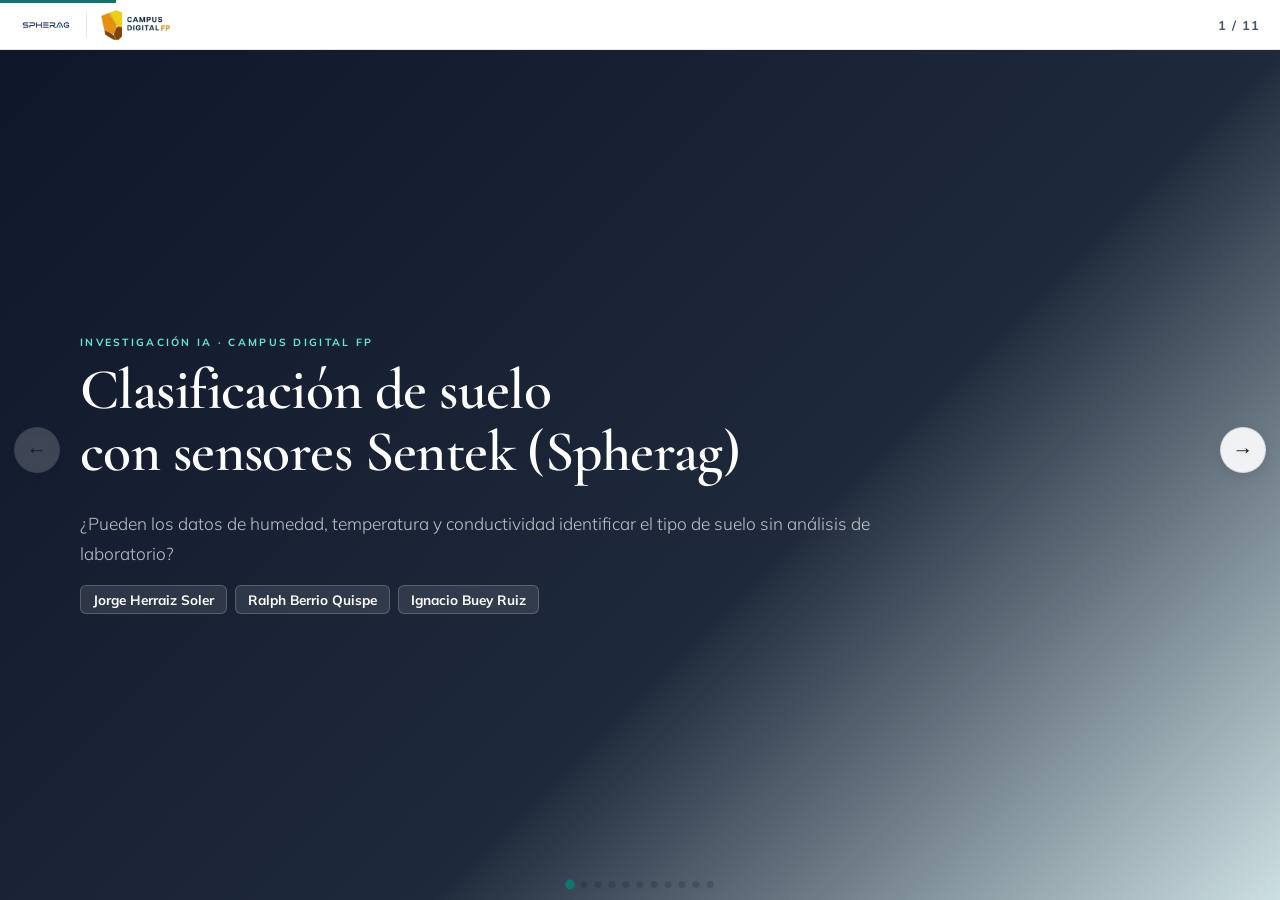
<file: slides.html>
<!DOCTYPE html>
<html lang="es">
<head>
  <meta charset="UTF-8" />
  <meta name="viewport" content="width=device-width, initial-scale=1.0" />
  <title>Spherag · Presentación</title>
  <link href="https://fonts.googleapis.com/css2?family=Cormorant+Garamond:wght@500;600;700&family=Mulish:wght@300;400;600;700&display=swap" rel="stylesheet" />
  <script src="https://cdn.plot.ly/plotly-2.35.2.min.js"></script>
  <style>
    :root {
      --accent:  #0f766e;
      --accent2: #d97706;
      --accent3: #0369a1;
      --ink:     #0f172a;
      --muted:   #475569;
      --line:    rgba(15,23,42,0.1);
      --paper:   #ffffff;
      --r:       12px;
    }
    *, *::before, *::after { box-sizing: border-box; margin: 0; padding: 0; }

    html, body {
      width: 100%; height: 100%; overflow: hidden;
      font-family: 'Mulish','Segoe UI',sans-serif;
      background: linear-gradient(160deg,#f8fafc,#eef2f7);
      color: var(--ink);
    }

    /* ── Progress bar ── */
    #progress {
      position: fixed; top: 0; left: 0; height: 3px;
      background: var(--accent); transition: width .4s ease; z-index: 200;
    }

    /* ── Header ── */
    #hdr {
      position: fixed; top: 0; left: 0; right: 0; height: 50px;
      display: flex; align-items: center; justify-content: space-between;
      padding: 0 20px;
      background: rgba(255,255,255,.92); backdrop-filter: blur(8px);
      border-bottom: 1px solid var(--line); z-index: 100;
    }
    .hdr-logos { display: flex; align-items: center; gap: 14px; }
    .hdr-logos img { height: 30px; }
    .hdr-logos .sep { width: 1px; height: 26px; background: var(--line); }
    #counter { font-size: .8rem; font-weight: 700; color: var(--muted); letter-spacing: .08em; }

    /* ── Deck ── */
    #deck { position: fixed; top: 50px; bottom: 0; left: 0; right: 0; overflow: hidden; }

    .slide {
      position: absolute; inset: 0;
      display: flex; flex-direction: column; justify-content: center;
      padding: 28px 80px;
      transition: transform .42s cubic-bezier(.4,0,.2,1), opacity .32s;
      will-change: transform; overflow-y: auto;
    }
    .slide.active { transform: translateX(0);     opacity: 1; }
    .slide.prev   { transform: translateX(-100%); opacity: 0; pointer-events: none; }
    .slide.next   { transform: translateX(100%);  opacity: 0; pointer-events: none; }

    /* ── Nav buttons ── */
    .nav {
      position: fixed; top: 50%; transform: translateY(-50%);
      z-index: 150; width: 46px; height: 46px; border-radius: 50%;
      background: rgba(255,255,255,.9); border: 1px solid var(--line);
      cursor: pointer; font-size: 1.3rem; color: var(--ink);
      box-shadow: 0 4px 14px rgba(15,23,42,.1); backdrop-filter: blur(6px);
      display: flex; align-items: center; justify-content: center;
      transition: background .15s, box-shadow .15s;
    }
    .nav:hover { background: #fff; box-shadow: 0 8px 22px rgba(15,23,42,.14); }
    .nav:disabled { opacity: .2; cursor: default; }
    #prev { left: 14px; }
    #next { right: 14px; }

    /* ── Dots ── */
    #dots {
      position: fixed; bottom: 12px; left: 50%; transform: translateX(-50%);
      display: flex; gap: 7px; z-index: 150;
    }
    .dot {
      width: 7px; height: 7px; border-radius: 50%;
      background: rgba(15,23,42,.2); cursor: pointer;
      transition: background .2s, transform .2s;
    }
    .dot.on { background: var(--accent); transform: scale(1.4); }

    /* ── Typography ── */
    h1 { font-family: 'Cormorant Garamond',Georgia,serif; font-size: clamp(2.2rem,4.5vw,3.6rem); font-weight: 600; letter-spacing: -.01em; line-height: 1.08; margin-bottom: 14px; }
    h2 { font-family: 'Cormorant Garamond',Georgia,serif; font-size: clamp(1.5rem,2.8vw,2.3rem); font-weight: 600; letter-spacing: -.005em; line-height: 1.13; margin-bottom: 12px; }
    h3 { font-family: 'Cormorant Garamond',Georgia,serif; font-size: clamp(1.1rem,1.7vw,1.35rem); font-weight: 600; margin-bottom: 8px; letter-spacing: .01em; }

    .kicker {
      font-size: .65rem; font-weight: 700; text-transform: uppercase;
      letter-spacing: .22em; color: var(--accent); margin-bottom: 10px;
      font-family: 'Mulish',sans-serif;
    }
    .lead { font-size: clamp(.95rem,1.6vw,1.08rem); color: var(--muted); line-height: 1.75; max-width: 820px; font-weight: 300; }

    /* ── Layout helpers ── */
    .c2 { display: grid; grid-template-columns: 1fr 1fr; gap: 14px; margin-top: 14px; }
    .c3 { display: grid; grid-template-columns: 1fr 1fr 1fr; gap: 12px; margin-top: 14px; }

    .card {
      background: var(--paper); border: 1px solid var(--line);
      border-radius: var(--r); padding: 16px;
      box-shadow: 0 2px 8px rgba(15,23,42,.05);
    }
    .card p, .card li { color: var(--muted); line-height: 1.6; font-size: .9rem; }
    .al  { border-left: 4px solid var(--accent); }
    .al2 { border-left: 4px solid var(--accent2); }
    .al3 { border-left: 4px solid var(--accent3); }
    .at  { border-top: 3px solid var(--accent); }

    ul.fl { list-style: none; display: grid; gap: 7px; margin-top: 8px; }
    ul.fl li {
      padding: 9px 12px; border-radius: 8px;
      background: rgba(15,118,110,.05); border: 1px solid rgba(15,118,110,.12);
      font-size: .89rem; line-height: 1.5;
    }

    .badge {
      display: inline-block; border-radius: 4px; padding: 2px 7px;
      font-size: .74rem; font-weight: 700; margin-right: 5px; color: #fff;
    }
    .bk { background: var(--ink); }
    .bg { background: var(--accent); }
    .ba { background: var(--accent2); }
    .bb { background: var(--accent3); }
    .br { background: #dc2626; }

    .chips { display: flex; flex-wrap: wrap; gap: 8px; margin-top: 16px; }
    .chip {
      background: rgba(15,118,110,.08); border: 1px solid rgba(15,118,110,.2);
      border-radius: 6px; padding: 5px 12px; font-size: .85rem; font-weight: 700;
    }

    .stats { display: grid; grid-template-columns: repeat(4,1fr); gap: 12px; margin-top: 16px; }
    .stat {
      background: var(--paper); border: 1px solid var(--line);
      border-radius: var(--r); padding: 16px; text-align: center;
    }
    .stat .v { display: block; font-family:'Cormorant Garamond',Georgia,serif; font-size: clamp(1.8rem,2.8vw,2.6rem); font-weight: 600; color: var(--accent); letter-spacing: -.02em; }
    .stat .l { display: block; margin-top: 4px; font-size: .74rem; font-weight: 700; text-transform: uppercase; letter-spacing: .08em; color: var(--muted); }

    .chart-h { width: 100%; height: 280px; margin-top: 10px; }

    .visual-grid {
      display: grid;
      grid-template-columns: 1.2fr 1fr;
      gap: 14px;
      margin-top: 14px;
    }
    .visual-card {
      background: var(--paper);
      border: 1px solid var(--line);
      border-radius: var(--r);
      padding: 14px;
      box-shadow: 0 2px 8px rgba(15,23,42,.05);
    }
    .steps-row {
      display: grid;
      grid-template-columns: 1fr auto 1fr auto 1fr;
      align-items: center;
      gap: 8px;
      margin-top: 8px;
    }
    .step-box {
      border: 1px solid var(--line);
      border-radius: 10px;
      padding: 10px;
      text-align: center;
      background: #fff;
    }
    .step-box b { display: block; margin-top: 4px; font-size: .92rem; }
    .step-box p { font-size: .82rem; color: var(--muted); line-height: 1.45; margin-top: 4px; }
    .step-arrow { font-size: 1.3rem; color: var(--accent); font-weight: 700; }
    .legend-mini {
      display: flex;
      flex-wrap: wrap;
      gap: 8px;
      margin-top: 10px;
    }
    .legend-mini span {
      font-size: .8rem;
      padding: 4px 8px;
      border-radius: 999px;
      background: rgba(15,118,110,.08);
      border: 1px solid rgba(15,118,110,.2);
      color: var(--ink);
      font-weight: 600;
    }

    /* ── Portada ── */
    .slide.portada {
      background: linear-gradient(135deg,#0f172a 0%,#1e293b 60%,rgba(15,118,110,.15) 100%);
    }
    .slide.portada h1, .slide.portada .kicker ~ * { color: #fff; }
    .slide.portada .kicker { color: #5eead4; }
    .slide.portada .lead   { color: rgba(255,255,255,.72); }
    .slide.portada .chip   { background: rgba(255,255,255,.1); border-color: rgba(255,255,255,.2); color: #fff; }

    /* ── Responsive ── */
    @media (max-width: 860px) {
      .slide { padding: 18px 56px; }
      .c2, .c3 { grid-template-columns: 1fr; }
      .visual-grid { grid-template-columns: 1fr; }
      .steps-row { grid-template-columns: 1fr; }
      .step-arrow { display: none; }
      .stats { grid-template-columns: 1fr 1fr; }
    }
    @media (max-width: 520px) {
      .slide { padding: 14px 44px; }
    }
  </style>
</head>
<body>

<div id="progress"></div>

<header id="hdr">
  <div class="hdr-logos">
    <img src="logos/logo_spherag.png" alt="Spherag" />
    <div class="sep"></div>
    <img src="logos/logo_campus.png" alt="Campus Digital FP" />
  </div>
  <span id="counter">1 / 11</span>
</header>

<button class="nav" id="prev" onclick="go(-1)">&#8592;</button>
<button class="nav" id="next" onclick="go(1)">&#8594;</button>

<div id="deck">

  <!-- 1 · Portada -->
  <section class="slide portada active">
    <p class="kicker">Investigación IA · Campus Digital FP</p>
    <h1>Clasificación de suelo<br>con sensores Sentek (Spherag)</h1>
    <p class="lead" style="margin-top:12px;">¿Pueden los datos de humedad, temperatura y conductividad identificar el tipo de suelo sin análisis de laboratorio?</p>
    <div class="chips">
      <span class="chip">Jorge Herraiz Soler</span>
      <span class="chip">Ralph Berrio Quispe</span>
      <span class="chip">Ignacio Buey Ruiz</span>
    </div>
  </section>

  <!-- 2 · Motivación -->
  <section class="slide next">
    <p class="kicker">Motivación</p>
    <h2>¿Por qué? ¿Para qué?</h2>
    <div class="c2">
      <div class="card al">
        <h3>El problema actual</h3>
        <ul class="fl">
          <li>🛰️ <strong>Imágenes satelitales</strong> — baja resolución, pueden ser incorrectas</li>
          <li>🧑‍🌾 <strong>Experiencia empírica</strong> — sin respaldo científico</li>
          <li>🔬 <strong>Estudio científico</strong> — el más preciso pero costoso</li>
        </ul>
      </div>
      <div class="card al2">
        <h3>La oportunidad</h3>
        <ul class="fl">
          <li>📡 El sensor Sentek <strong>ya está instalado</strong> en campo</li>
          <li>💧 Mide VWC, temperatura y conductividad a 10 profundidades</li>
          <li>💡 Si el suelo influye en la señal → clasificación automática</li>
          <li>🌱 Mejor gestión del riego <strong>sin coste adicional</strong></li>
        </ul>
      </div>
    </div>
  </section>

  <!-- 3 · Clasificaciones -->
  <section class="slide next">
    <p class="kicker">Guía visual para no técnicos</p>
    <h2>Cómo entender el proyecto en 30 segundos</h2>
    <div class="visual-grid">
      <article class="visual-card">
        <h3>Qué hacemos exactamente</h3>
        <div class="steps-row">
          <div class="step-box">
            <svg viewBox="0 0 120 70" width="100%" height="44" aria-hidden="true">
              <rect x="5" y="28" width="110" height="30" rx="8" fill="#e2e8f0" stroke="#94a3b8"/>
              <line x1="16" y1="58" x2="16" y2="14" stroke="#0f766e" stroke-width="3"/>
              <line x1="38" y1="58" x2="38" y2="18" stroke="#0f766e" stroke-width="3"/>
              <line x1="60" y1="58" x2="60" y2="11" stroke="#0f766e" stroke-width="3"/>
              <line x1="82" y1="58" x2="82" y2="20" stroke="#0f766e" stroke-width="3"/>
              <line x1="104" y1="58" x2="104" y2="15" stroke="#0f766e" stroke-width="3"/>
            </svg>
            <b>1. Medimos</b>
            <p>El sensor toma datos en varias profundidades.</p>
          </div>
          <span class="step-arrow">→</span>
          <div class="step-box">
            <svg viewBox="0 0 120 70" width="100%" height="44" aria-hidden="true">
              <rect x="8" y="8" width="104" height="54" rx="8" fill="#f8fafc" stroke="#94a3b8"/>
              <rect x="18" y="20" width="84" height="6" fill="#0f766e" opacity="0.25"/>
              <rect x="18" y="31" width="68" height="6" fill="#0f766e" opacity="0.45"/>
              <rect x="18" y="42" width="52" height="6" fill="#0f766e" opacity="0.75"/>
            </svg>
            <b>2. Comparamos</b>
            <p>La IA detecta patrones repetidos en esas señales.</p>
          </div>
          <span class="step-arrow">→</span>
          <div class="step-box">
            <svg viewBox="0 0 120 70" width="100%" height="44" aria-hidden="true">
              <rect x="12" y="10" width="96" height="50" rx="10" fill="#ecfeff" stroke="#0f766e"/>
              <text x="60" y="31" text-anchor="middle" font-size="11" fill="#0f172a" font-family="Mulish, sans-serif">Tipo de suelo</text>
              <text x="60" y="46" text-anchor="middle" font-size="12" fill="#0f766e" font-weight="700" font-family="Mulish, sans-serif">Cambisol / Luvisol</text>
            </svg>
            <b>3. Clasificamos</b>
            <p>El sistema propone el tipo de suelo más probable.</p>
          </div>
        </div>
        <div class="legend-mini">
          <span>VWC = agua</span>
          <span>TEMP = temperatura</span>
          <span>VIC/EC = conductividad</span>
        </div>
      </article>

      <article class="visual-card al3">
        <h3>Cómo leer las gráficas después</h3>
        <svg viewBox="0 0 360 220" width="100%" height="170" aria-hidden="true" style="margin-top:8px; border:1px solid var(--line); border-radius:10px; background:#fff;">
          <rect x="0" y="0" width="360" height="220" fill="#ffffff"/>
          <rect x="0" y="152" width="360" height="68" fill="#f1f5f9"/>
          <line x1="60" y1="26" x2="60" y2="188" stroke="#94a3b8"/>
          <line x1="60" y1="188" x2="332" y2="188" stroke="#94a3b8"/>
          <polyline points="70,160 105,148 140,132 175,122 210,106 245,92 280,79 315,70" fill="none" stroke="#0f766e" stroke-width="3"/>
          <circle cx="175" cy="122" r="5" fill="#d97706"/>
          <text x="186" y="116" font-size="11" fill="#0f172a" font-family="Mulish, sans-serif">patrón útil</text>
          <text x="68" y="204" font-size="11" fill="#475569" font-family="Mulish, sans-serif">profundidad</text>
          <text x="16" y="30" font-size="11" fill="#475569" font-family="Mulish, sans-serif">señal</text>
          <text x="16" y="168" font-size="11" fill="#475569" font-family="Mulish, sans-serif">suelo</text>
        </svg>
        <ul class="fl" style="margin-top:10px;">
          <li>Si dos suelos muestran curvas distintas por profundidad, el modelo puede separarlos mejor.</li>
          <li>Si una clase domina (ej. Cambisols), la accuracy sola engaña y se revisa también F1-macro.</li>
          <li>SMOTE 500% se usó para reforzar clases minoritarias en el escenario comparable con Weka.</li>
        </ul>
      </article>
    </div>
  </section>

  <!-- 4 · Clasificaciones -->
  <section class="slide next">
    <p class="kicker">Contexto científico</p>
    <h2>Dos sistemas de clasificación</h2>
    <div class="c2" style="margin-top:20px;">
      <div class="card al3">
        <h3>USDA · 12 clases de textura</h3>
        <p style="margin-top:8px;">% arena + arcilla + limo → triángulo textural<br><br>
        Clases: Sandy, Loam, Clay, Silt Loam…<br><br>
        Fichero: <code>sentek_usda_regression_ready.csv</code></p>
      </div>
      <div class="card al">
        <h3>WRB · clasificación global</h3>
        <p style="margin-top:8px;">Sistema de la Unión Internacional de Ciencias del Suelo<br><br>
        Clases: <strong>Cambisols 92.1%</strong>, Luvisols, Arenosols, Fluvisols, Calcisols<br><br>
        Fichero: <code>sentek_wrb_classify_ready.csv</code></p>
      </div>
    </div>
  </section>

  <!-- 5 · Dataset -->
  <section class="slide next">
    <p class="kicker">Datos</p>
    <h2>Dataset Sentek: de logs a filas útiles</h2>
    <div class="stats">
      <div class="stat"><span class="v">21</span><span class="l">Logs .parquet Sentek</span></div>
      <div class="stat"><span class="v">305.842</span><span class="l">Bloques procesados</span></div>
      <div class="stat"><span class="v">4</span><span class="l">Sensores (modelos X91/X93)</span></div>
      <div class="stat"><span class="v">58</span><span class="l">Features finales</span></div>
    </div>
    <div class="c2">
      <div class="card">
        <h3>Qué medían los sensores Sentek</h3>
        <ul class="fl">
          <li><span class="badge bg">VWC</span> Contenido volumétrico de agua</li>
          <li><span class="badge bb">TEMP</span> Temperatura del suelo</li>
          <li><span class="badge ba">VIC/EC</span> Conductividad (señal eléctrica del suelo)</li>
          <li><span class="badge bk">Depth</span> 9-10 profundidades por perfil (según disponibilidad)</li>
        </ul>
      </div>
      <div class="card">
        <h3>Filas útiles para investigación (tras limpieza)</h3>
        <ul class="fl">
          <li><code>sentek_wrb_classify_ready.csv</code> → <strong>7.591</strong> filas etiquetadas (WRB)</li>
          <li><code>sentek_usda_regression_ready.csv</code> → <strong>10.473</strong> filas con targets texturales (USDA)</li>
          <li><code>sentek_predict_ready.csv</code> → <strong>14.339</strong> filas para predicción sin etiqueta</li>
          <li>Se consideran útiles porque pasan filtros de calidad, consistencia temporal y enlace correcto sensor-etiqueta.</li>
        </ul>
      </div>
    </div>
    <p style="margin-top:12px; color:var(--muted); font-size:.85rem;">No es solo WRB o USDA: ambas clasificaciones salen de la misma base Sentek depurada, por eso el foco del estudio es la calidad del dataset de entrada.</p>
  </section>

  <!-- 6 · Técnicas -->
  <section class="slide next">
    <p class="kicker">Metodología</p>
    <h2>7 técnicas aplicadas</h2>
    <div class="c2" style="margin-top:12px;">
      <ul class="fl">
        <li><span class="badge bk">EDA</span> <strong>K-Means</strong> — clustering no supervisado de lecturas</li>
        <li><span class="badge bb">DIM</span> <strong>PCA</strong> — reducción dimensional (VWC, TEMP, EC)</li>
        <li><span class="badge bk">COR</span> <strong>Pearson / Spearman</strong> — correlaciones variable↔clase</li>
        <li><span class="badge ba">STA</span> <strong>Kruskal-Wallis</strong> — diferencias sig. por profundidad y WRB</li>
      </ul>
      <ul class="fl">
        <li><span class="badge bg">CLF</span> <strong>LightGBM</strong> — WRB LOSO · Acc <strong>0.999</strong>, F1-macro <strong>0.981</strong></li>
        <li><span class="badge bg">CLF</span> <strong>Random Forest + SMOTE 500%</strong> — Split 66/34 · Acc <strong>0.999</strong>, F1-macro <strong>0.987</strong>, AUC <strong>0.992</strong></li>
        <li><span class="badge bg">REG</span> <strong>RF + Ridge MultiOutput</strong> — regresión USDA → triángulo textural</li>
      </ul>
    </div>
    <p style="margin-top:12px; color:var(--muted); font-size:.85rem;">Validación: <strong>Leave-One-Sensor-Out (LOSO)</strong> — se entrena con 3 sensores y se valida en 1 sensor no visto.</p>
  </section>

  <!-- 7 · Resultados WRB -->
  <section class="slide next">
    <p class="kicker">Resultados</p>
    <h2>Clasificación WRB</h2>
    <div class="c2" style="margin-top:14px;">
      <div class="card al">
        <h3>Distribución de clases</h3>
        <ul class="fl">
          <li>🟢 <strong>Cambisols</strong> — 92.1% de las muestras</li>
          <li>🔵 Luvisols — 4.7%</li>
          <li>🟡 Arenosols / Fluvisols — 1.3% cada clase</li>
          <li>⚪ Calcisols — 0.6%</li>
        </ul>
        <p style="margin-top:10px; font-size:.83rem;">⚠️ Desbalanceo extremo → accuracy engañoso. F1-macro es la métrica honesta.</p>
      </div>
      <div class="card">
        <h3>Comparativa de modelos</h3>
        <ul class="fl">
          <li><span class="badge bg">LightGBM (LOSO)</span> Acc <strong>0.999</strong> · F1-macro <strong>0.981</strong> · BalAcc <strong>0.978</strong></li>
          <li><span class="badge bb">RF + SMOTE500 (Split)</span> Acc <strong>0.999</strong> · F1-macro <strong>0.987</strong> · AUC <strong>0.992</strong></li>
          <li><span class="badge ba">✅</span> WRB funciona bien incluso en validación dura LOSO</li>
          <li><span class="badge br">!</span> El reto principal sigue siendo USDA (generalización entre sensores)</li>
        </ul>
      </div>
    </div>
  </section>

  <!-- 8 · USDA resultados -->
  <section class="slide next">
    <p class="kicker">Resultados</p>
    <h2>Clasificación USDA</h2>
    <div class="c2" style="margin-top:14px;">
      <div class="card al2">
        <h3>R² negativo — ¿qué significa?</h3>
        <ul class="fl">
          <li>📉 El modelo predice peor que la media → los patrones texturales no transfieren entre sensores</li>
          <li>🔄 X93 tiene distribución textural diferente al X91</li>
          <li>🧪 Necesita recalibración por sensor o más datos de suelos distintos</li>
        </ul>
      </div>
      <div class="card al3">
        <h3>Resultados WRB (referencia) ✅</h3>
        <ul class="fl">
          <li>✅ LOSO: LightGBM con F1-macro <strong>0.981</strong> y balanced accuracy <strong>0.978</strong>.</li>
          <li>✅ Split 66/34 + SMOTE 500%: RF con F1-macro <strong>0.987</strong> y ROC AUC <strong>0.992</strong>.</li>
          <li>📊 WRB es fuerte y consistente; el reto pendiente está en USDA entre sensores.</li>
        </ul>
      </div>
    </div>
  </section>

  <!-- 9 · Calibración -->
  <section class="slide next">
    <p class="kicker">Análisis probabilístico</p>
    <h2>Curva de calibración · RF Cambisols vs resto</h2>
    <p class="lead" style="font-size:.9rem; margin-bottom:4px;">La curva se usa para comprobar si las probabilidades están bien ajustadas. Diagonal punteada = calibración perfecta.</p>
    <div id="calibrationChart" class="chart-h"></div>
  </section>

  <!-- 10 · Decisión -->
  <section class="slide next">
    <p class="kicker">Análisis de utilidad</p>
    <h2>Curva de decisión · beneficio neto por umbral</h2>
    <p class="lead" style="font-size:.9rem; margin-bottom:4px;">¿Merece la pena usar el modelo? Compara el beneficio frente a estrategias simples según el umbral elegido.</p>
    <div id="decisionChart" class="chart-h"></div>
  </section>

  <!-- 11 · Conclusiones -->
  <section class="slide next" style="background: linear-gradient(160deg,rgba(15,118,110,.06),rgba(3,105,161,.06));">
    <p class="kicker">Conclusiones</p>
    <h2>¿Aceptamos la hipótesis?</h2>
    <div class="c3">
      <div class="card al">
        <h3>✅ Señal existe</h3>
        <p>Kruskal-Wallis confirma que el sensor capta diferencias reales entre tipos de suelo por profundidad.</p>
      </div>
      <div class="card al2">
        <h3>⚠️ Limitación de datos</h3>
        <p>Desbalanceo fuerte (Cambisols 92.1%) y pocas muestras en clases raras. Se mitigó con SMOTE 500% en el escenario comparativo.</p>
      </div>
      <div class="card al3">
        <h3>🔭 Hoja de ruta</h3>
        <p>Añadir sensores en WRB distintos · Calibración por sensor · Validación cruzada con más clases USDA.</p>
      </div>
    </div>
    <div class="card at" style="margin-top:14px;">
      <p style="font-size:.97rem; color:var(--ink); line-height:1.7;">
        <strong>Conclusión corta:</strong> WRB está fuerte y consistente; USDA va bien en escenario fácil, pero todavía no está muy bien para despliegue robusto entre sensores distintos.
      </p>
    </div>
  </section>

</div>

<div id="dots"></div>

<script>
var slides = Array.from(document.querySelectorAll('.slide'));
var n = slides.length, cur = 0;

function render() {
  slides.forEach(function(s,i){
    s.classList.remove('active','prev','next');
    if      (i < cur) s.classList.add('prev');
    else if (i > cur) s.classList.add('next');
    else              s.classList.add('active');
  });
  document.getElementById('progress').style.width = ((cur+1)/n*100)+'%';
  document.getElementById('counter').textContent  = (cur+1)+' / '+n;
  document.getElementById('prev').disabled = cur === 0;
  document.getElementById('next').disabled = cur === n-1;
  document.querySelectorAll('.dot').forEach(function(d,i){ d.classList.toggle('on', i===cur); });
  if (cur === 8) renderCal();
  if (cur === 9) renderDec();
}

function go(d){ var nx=cur+d; if(nx>=0&&nx<n){cur=nx;render();} }

document.addEventListener('keydown',function(e){
  if(e.key==='ArrowRight'||e.key==='ArrowDown') go(1);
  if(e.key==='ArrowLeft' ||e.key==='ArrowUp')   go(-1);
});

var tx=0;
document.getElementById('deck').addEventListener('touchstart',function(e){tx=e.touches[0].clientX;});
document.getElementById('deck').addEventListener('touchend',function(e){
  var dx=e.changedTouches[0].clientX-tx;
  if(Math.abs(dx)>50) go(dx<0?1:-1);
});

var dotsEl=document.getElementById('dots');
for(var i=0;i<n;i++){(function(idx){
  var d=document.createElement('div'); d.className='dot';
  d.onclick=function(){cur=idx;render();}; dotsEl.appendChild(d);
})(i);}

render();

/* ── Charts ── */
var calDone=false, decDone=false;
var cal={mean_pred:[0.0184,0.1655,0.2576,0.3487,0.4460,0.5769,0.8531,0.9864],frac_pos:[1.0,1.0,1.0,1.0,1.0,0.9912,0.9984,0.8895]};
var dec={thresholds:[0.01,0.02,0.03,0.04,0.05,0.06,0.07,0.08,0.09,0.10,0.11,0.12,0.13,0.14,0.15,0.16,0.17,0.18,0.19,0.20,0.21,0.22,0.23,0.24,0.25,0.26,0.27,0.28,0.29,0.30,0.31,0.32,0.33,0.34,0.35,0.36,0.37,0.38,0.39,0.40,0.41,0.42,0.43,0.44,0.45,0.46,0.47,0.48,0.49,0.50,0.51,0.52,0.53,0.54,0.55,0.56,0.57,0.58,0.59,0.60,0.61,0.62,0.63,0.64,0.65,0.66,0.67,0.68,0.69,0.70,0.71,0.72,0.73,0.74,0.75,0.76,0.77,0.78,0.79,0.80,0.81,0.82,0.83,0.84,0.85,0.86,0.87,0.88,0.89,0.90,0.91,0.92,0.93,0.94,0.95,0.96,0.97,0.98,0.99],nb_model:[0.8886,0.8875,0.8865,0.8839,0.8828,0.8817,0.8795,0.8783,0.8771,0.8747,0.8734,0.8721,0.8700,0.8686,0.8673,0.8656,0.8626,0.8611,0.8596,0.8563,0.8547,0.8530,0.8506,0.8489,0.8471,0.8442,0.8423,0.8404,0.8373,0.8353,0.8333,0.8306,0.8273,0.8251,0.8219,0.8184,0.8158,0.8133,0.8092,0.8063,0.8035,0.7996,0.7965,0.7934,0.7719,0.7685,0.7651,0.7592,0.7555,0.7516,0.7471,0.7429,0.7382,0.7337,0.7284,0.7235,0.7182,0.7127,0.7070,0.7011,0.6913,0.6847,0.6778,0.6705,0.6628,0.6547,0.6461,0.6369,0.6272,0.6169,0.6059,0.5941,0.5815,0.5679,0.5533,0.5375,0.5205,0.5019,0.4817,0.4595,0.4351,0.4082,0.3782,0.3448,0.2984,0.2423,0.1935,0.1373,0.0699,-0.0120,-0.1054,-0.2926,-0.4354,-0.6181,-0.1732,-0.3887,-0.6824,-1.1619,-2.1053],nb_all:[0.8974,0.8964,0.8953,0.8943,0.8932,0.8920,0.8909,0.8897,0.8885,0.8873,0.8860,0.8848,0.8834,0.8821,0.8807,0.8793,0.8779,0.8764,0.8749,0.8734,0.8718,0.8702,0.8685,0.8668,0.8650,0.8632,0.8614,0.8595,0.8575,0.8555,0.8535,0.8514,0.8492,0.8469,0.8446,0.8422,0.8397,0.8372,0.8346,0.8319,0.8291,0.8262,0.8232,0.8201,0.8169,0.8135,0.8101,0.8065,0.8028,0.7989,0.7949,0.7907,0.7863,0.7818,0.7771,0.7721,0.7669,0.7615,0.7558,0.7499,0.7436,0.7370,0.7301,0.7228,0.7151,0.7070,0.6984,0.6893,0.6795,0.6692,0.6581,0.6464,0.6338,0.6202,0.6056,0.5899,0.5728,0.5542,0.5339,0.5118,0.4874,0.4604,0.4305,0.3970,0.3593,0.3166,0.2678,0.2116,0.1459,0.0683,-0.0247,-0.1385,-0.2806,-0.4633,-0.7067,-1.0474,-1.5579,-2.4077,-4.1029],prevalence:0.8985};

var layout={legend:{orientation:'h',y:-0.28},margin:{t:6,b:60,l:60,r:16},plot_bgcolor:'#fff',paper_bgcolor:'transparent',font:{family:'Mulish,Segoe UI,sans-serif',size:12}};
var cfg={responsive:true,displayModeBar:false};

function renderCal(){
  if(calDone)return; calDone=true;
  Plotly.newPlot('calibrationChart',[
    {x:cal.mean_pred,y:cal.frac_pos,mode:'lines+markers',name:'RF calibrado (Isotonic)',line:{color:'#0f766e',width:2.5},marker:{size:9,color:'#0f766e'},hovertemplate:'Pred: %{x:.3f}<br>Real: %{y:.3f}<extra></extra>'},
    {x:[0,1],y:[0,1],mode:'lines',name:'Calibración perfecta',line:{color:'#94a3b8',dash:'dash',width:1.5}}
  ],Object.assign({},layout,{xaxis:{title:'Probabilidad media predicha',range:[0,1]},yaxis:{title:'Fracción de positivos',range:[0,1]}}),cfg);
}

function renderDec(){
  if(decDone)return; decDone=true;
  var prev=dec.prevalence;
  Plotly.newPlot('decisionChart',[
    {x:dec.thresholds,y:dec.nb_model,mode:'lines',name:'RF calibrado',line:{color:'#0f766e',width:2.5},hovertemplate:'Umbral: %{x:.2f}<br>Beneficio: %{y:.4f}<extra></extra>'},
    {x:dec.thresholds,y:dec.nb_all,mode:'lines',name:'Tratar todos',line:{color:'#d97706',dash:'dash',width:1.8}},
    {x:dec.thresholds,y:dec.thresholds.map(function(){return 0;}),mode:'lines',name:'No clasificar',line:{color:'#94a3b8',dash:'dot',width:1.5}}
  ],Object.assign({},layout,{xaxis:{title:'Umbral de decisión',range:[0,1]},yaxis:{title:'Beneficio neto',range:[-0.05,Math.max(prev+0.05,0.6)]},margin:{t:6,b:60,l:70,r:16}}),cfg);
}
</script>
</body>
</html>
</file>
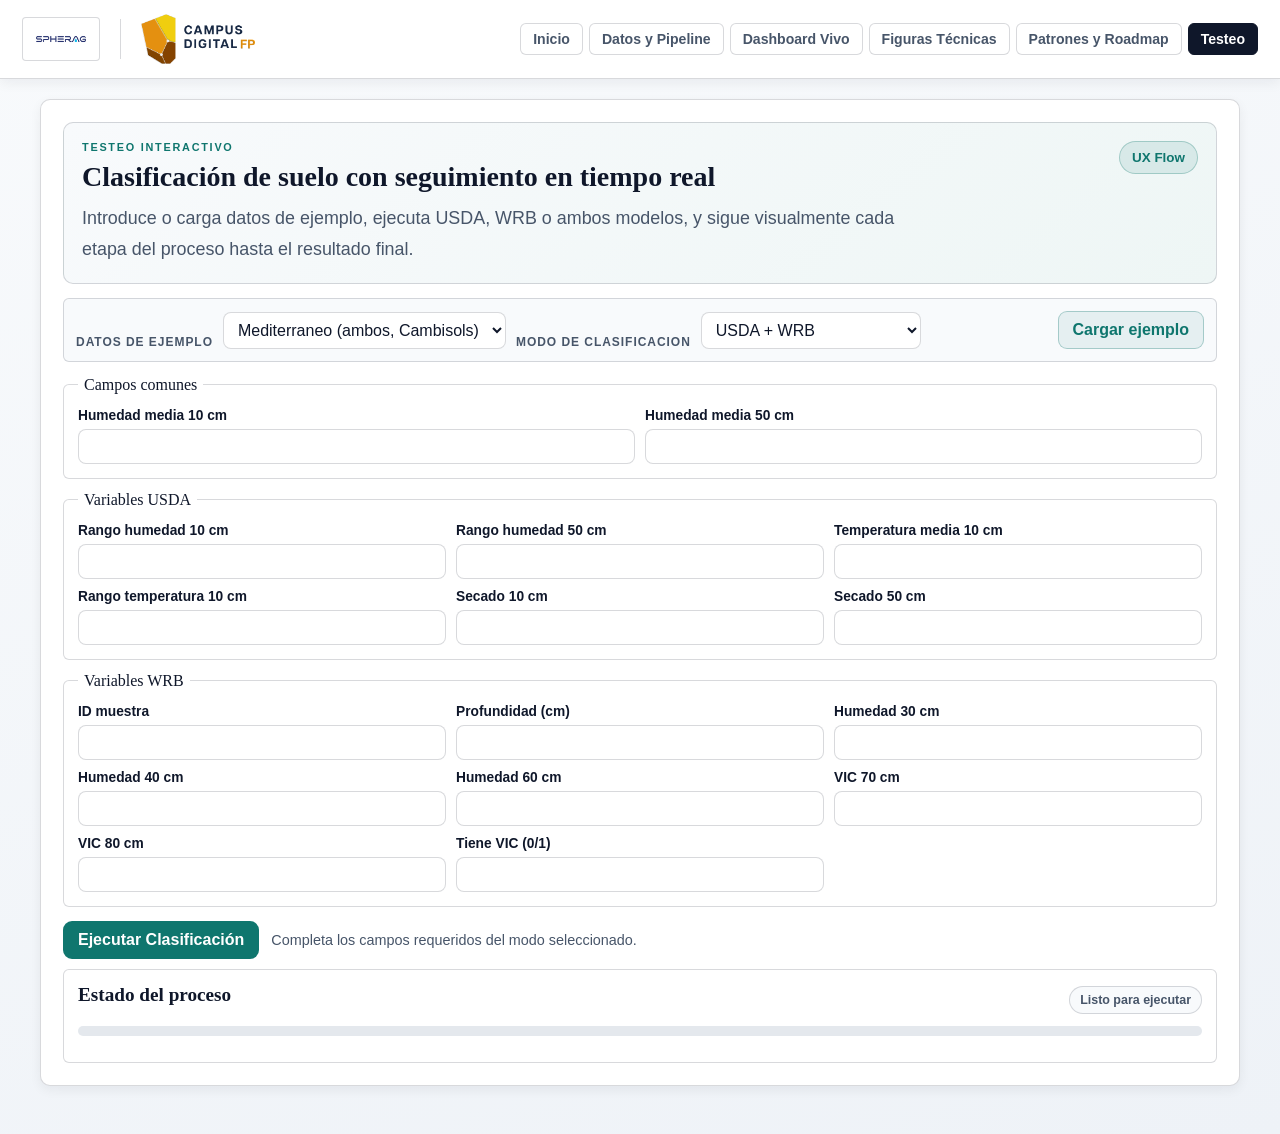
<file: testeo.html>
<!DOCTYPE html>
<html lang="es">
<head>
  <meta charset="UTF-8" />
  <meta name="viewport" content="width=device-width, initial-scale=1.0" />
  <title>Testeo · Clasificación de Suelos</title>
  <link rel="stylesheet" href="styles.css" />
</head>
<body>
  <header class="site-header">
    <div class="brand">
      <div class="brand-logos">
        <img src="logos/logo_spherag.png" alt="Spherag" class="logo-spherag" />
        <span class="divider"></span>
        <img src="logos/logo_campus.png" alt="Campus Digital FP" />
      </div>
    </div>
    <nav class="page-nav">
      <a class="nav-link" href="index.html">Inicio</a>
      <a class="nav-link" href="datos.html">Datos y Pipeline</a>
      <a class="nav-link" href="dashboard.html">Dashboard Vivo</a>
      <a class="nav-link" href="figuras.html">Figuras Técnicas</a>
      <a class="nav-link" href="conclusiones.html">Patrones y Roadmap</a>
      <a class="nav-link is-active" href="testeo.html">Testeo</a>
    </nav>
  </header>

  <main class="page-container">
    <section id="testeo" class="content-block">
      <div class="testeo-hero">
        <div>
          <p class="kicker">Testeo Interactivo</p>
          <h2>Clasificación de suelo con seguimiento en tiempo real</h2>
          <p class="lead">
            Introduce o carga datos de ejemplo, ejecuta USDA, WRB o ambos modelos, y sigue visualmente cada etapa del proceso hasta el resultado final.
          </p>
        </div>
        <div class="testeo-hero-badge">UX Flow</div>
      </div>

      <form id="classificationForm" class="testeo-form" novalidate>
        <div class="testeo-toolbar">
          <label for="samplePreset">Datos de ejemplo</label>
          <select id="samplePreset" class="testeo-select">
            <option value="mediterraneo">Mediterraneo (ambos, Cambisols)</option>
            <option value="calcisol">Perfil calcisol (WRB)</option>
            <option value="fluvisol">Perfil fluvisol (WRB)</option>
            <option value="luvisol">Perfil luvisol (WRB)</option>
            <option value="arenoso">Perfil arenoso (USDA)</option>
          </select>

          <label for="classificationType">Modo de clasificacion</label>
          <select id="classificationType" name="classificationType" class="testeo-select">
            <option value="both" selected>USDA + WRB</option>
            <option value="usda">Solo USDA</option>
            <option value="wrb">Solo WRB</option>
          </select>

          <div class="testeo-actions-inline">
            <button type="button" id="loadSampleBtn" class="testeo-btn testeo-btn-soft">Cargar ejemplo</button>
          </div>
        </div>

        <div class="testeo-grid">
          <fieldset class="testeo-fieldset">
            <legend>Campos comunes</legend>
            <div class="testeo-input-grid two">
              <label>Humedad media 10 cm
                <input type="number" id="avgHum10cm" name="avgHum10cm" step="any" required />
              </label>
              <label>Humedad media 50 cm
                <input type="number" id="avgHum50cm" name="avgHum50cm" step="any" required />
              </label>
            </div>
          </fieldset>

          <fieldset class="testeo-fieldset" data-group="usda">
            <legend>Variables USDA</legend>
            <div class="testeo-input-grid three">
              <label>Rango humedad 10 cm
                <input type="number" id="rangeHum10cm" name="rangeHum10cm" step="any" required />
              </label>
              <label>Rango humedad 50 cm
                <input type="number" id="rangeHum50cm" name="rangeHum50cm" step="any" required />
              </label>
              <label>Temperatura media 10 cm
                <input type="number" id="avgTemp10cm" name="avgTemp10cm" step="any" required />
              </label>
              <label>Rango temperatura 10 cm
                <input type="number" id="rangeTemp10cm" name="rangeTemp10cm" step="any" required />
              </label>
              <label>Secado 10 cm
                <input type="number" id="dryRate10cm" name="dryRate10cm" step="any" required />
              </label>
              <label>Secado 50 cm
                <input type="number" id="dryRate50cm" name="dryRate50cm" step="any" required />
              </label>
            </div>
          </fieldset>

          <fieldset class="testeo-fieldset" data-group="wrb">
            <legend>Variables WRB</legend>
            <div class="testeo-input-grid three">
              <label>ID muestra
                <input type="number" id="id" name="id" step="1" required />
              </label>
              <label>Profundidad (cm)
                <input type="number" id="depth" name="depth" step="any" required />
              </label>
              <label>Humedad 30 cm
                <input type="number" id="vwc30cm" name="vwc30cm" step="any" required />
              </label>
              <label>Humedad 40 cm
                <input type="number" id="vwc40cm" name="vwc40cm" step="any" required />
              </label>
              <label>Humedad 60 cm
                <input type="number" id="vwc60cm" name="vwc60cm" step="any" required />
              </label>
              <label>VIC 70 cm
                <input type="number" id="vic70cm" name="vic70cm" step="any" required />
              </label>
              <label>VIC 80 cm
                <input type="number" id="vic80cm" name="vic80cm" step="any" required />
              </label>
              <label>Tiene VIC (0/1)
                <input type="number" id="hasVic" name="hasVic" step="1" min="0" max="1" required />
              </label>
            </div>
          </fieldset>
        </div>

        <div class="testeo-main-actions">
          <button type="button" id="executeClassification" class="testeo-btn testeo-btn-primary">Ejecutar Clasificación</button>
          <p id="validationHint" class="testeo-hint">Completa los campos requeridos del modo seleccionado.</p>
        </div>
      </form>

      <section class="testeo-progress" aria-live="polite">
        <div class="testeo-progress-head">
          <h3>Estado del proceso</h3>
          <span id="progressState" class="testeo-state-pill">Listo para ejecutar</span>
        </div>
        <div class="testeo-progress-track">
          <div id="progressBar" class="testeo-progress-bar"></div>
        </div>
        <div id="progressSteps" class="testeo-steps"></div>
      </section>

      <section id="resultPanel" class="testeo-results is-hidden" aria-live="polite">
        <div class="testeo-progress-head">
          <h3>Resultado de clasificación</h3>
          <span id="resultMode" class="testeo-state-pill result">Sin ejecutar</span>
        </div>
        <div id="resultCards" class="testeo-result-grid"></div>
      </section>
    </section>
  </main>

  <script src="usda_classification_predictive_model.js"></script>
  <script src="wrb_classifier.js"></script>
  <script>
    (function initTesteoFlow() {
      const presets = {
        mediterraneo: {
          avgHum10cm: 15.8, avgHum50cm: 21.4, rangeHum10cm: 0.48, rangeHum50cm: 0.21,
          avgTemp10cm: 24.3, rangeTemp10cm: 1.18, dryRate10cm: 0.017, dryRate50cm: 0.011,
          id: 101, depth: 80, vwc30cm: 8.8, vwc40cm: 7.1, vwc60cm: 9.2, vic70cm: 180, vic80cm: 210, hasVic: 1
        },
        calcisol: {
          avgHum10cm: 13.3, avgHum50cm: 22.8, rangeHum10cm: 0.37, rangeHum50cm: 0.19,
          avgTemp10cm: 23.1, rangeTemp10cm: 1.47, dryRate10cm: 0.014, dryRate50cm: 0.01,
          id: 202, depth: 95, vwc30cm: 5.5, vwc40cm: 5.9, vwc60cm: 6.4, vic70cm: 2.3, vic80cm: 2.6, hasVic: 1
        },
        fluvisol: {
          avgHum10cm: 16.1, avgHum50cm: 20.9, rangeHum10cm: 0.42, rangeHum50cm: 0.18,
          avgTemp10cm: 23.8, rangeTemp10cm: 1.3, dryRate10cm: 0.016, dryRate50cm: 0.011,
          id: 404, depth: 65, vwc30cm: 8.6, vwc40cm: 9.4, vwc60cm: 10.1, vic70cm: 220, vic80cm: 205, hasVic: 1
        },
        luvisol: {
          avgHum10cm: 14.4, avgHum50cm: 19.9, rangeHum10cm: 0.35, rangeHum50cm: 0.14,
          avgTemp10cm: 22.9, rangeTemp10cm: 1.44, dryRate10cm: 0.015, dryRate50cm: 0.01,
          id: 505, depth: 55, vwc30cm: 8.4, vwc40cm: 10.5, vwc60cm: 20.8, vic70cm: 170, vic80cm: 190, hasVic: 0
        },
        arenoso: {
          avgHum10cm: 14.2, avgHum50cm: 20.4, rangeHum10cm: 0.42, rangeHum50cm: 0.16,
          avgTemp10cm: 24.9, rangeTemp10cm: 1.16, dryRate10cm: 0.018, dryRate50cm: 0.012,
          id: 303, depth: 70, vwc30cm: 7.7, vwc40cm: 8, vwc60cm: 8.2, vic70cm: 1.2, vic80cm: 1.3, hasVic: 0
        }
      };

      const form = document.getElementById('classificationForm');
      const classificationType = document.getElementById('classificationType');
      const resultPanel = document.getElementById('resultPanel');
      const resultCards = document.getElementById('resultCards');
      const executeBtn = document.getElementById('executeClassification');
      const progressBar = document.getElementById('progressBar');
      const progressState = document.getElementById('progressState');
      const progressSteps = document.getElementById('progressSteps');
      const validationHint = document.getElementById('validationHint');

      // --- 1. GESTIÓN DE MODOS, LIMPIEZA TOTAL Y REQUERIDOS DINÁMICOS ---
      function handleModeChange() {
        const mode = classificationType.value;
        const usdaFieldset = form.querySelector('[data-group="usda"]');
        const wrbFieldset = form.querySelector('[data-group="wrb"]');

        resultPanel.classList.add('is-hidden');
        progressBar.style.width = '0%';
        progressState.textContent = 'Listo para ejecutar';
        progressSteps.innerHTML = '';
        validationHint.textContent = 'Completa los campos requeridos del modo seleccionado.';

        if (mode === 'usda') {
          // Mostrar USDA, ocultar WRB
          usdaFieldset.style.display = '';
          wrbFieldset.style.display = 'none';
          
          // Limpiar valores y quitar obligatoriedad a WRB
          wrbFieldset.querySelectorAll('input').forEach(input => {
            input.value = '';
            input.removeAttribute('required');
          });
          // Asegurar que USDA sea obligatorio
          usdaFieldset.querySelectorAll('input').forEach(input => input.setAttribute('required', ''));
          
        } else if (mode === 'wrb') {
          // Mostrar WRB, ocultar USDA
          usdaFieldset.style.display = 'none';
          wrbFieldset.style.display = '';
          
          // Limpiar valores y quitar obligatoriedad a USDA
          usdaFieldset.querySelectorAll('input').forEach(input => {
            input.value = '';
            input.removeAttribute('required');
          });
          // Asegurar que WRB sea obligatorio
          wrbFieldset.querySelectorAll('input').forEach(input => input.setAttribute('required', ''));
          
        } else {
          // Mostrar ambos modos
          usdaFieldset.style.display = '';
          wrbFieldset.style.display = '';
          
          // Ambos obligatorios
          usdaFieldset.querySelectorAll('input').forEach(input => input.setAttribute('required', ''));
          wrbFieldset.querySelectorAll('input').forEach(input => input.setAttribute('required', ''));
        }
      }

      classificationType.addEventListener('change', handleModeChange);

      // --- 2. CARGAR CAMPOS FILTRADOS SEGÚN EL PRESET Y EL MODO ---
      document.getElementById('loadSampleBtn').addEventListener('click', () => {
        const selectedPreset = presets[document.getElementById('samplePreset').value];
        const mode = classificationType.value;

        if (selectedPreset) {
          // Campos comunes siempre se cargan
          document.getElementById('avgHum10cm').value = selectedPreset.avgHum10cm || '';
          document.getElementById('avgHum50cm').value = selectedPreset.avgHum50cm || '';

          // Cargar USDA solo si aplica
          if (mode === 'usda' || mode === 'both') {
            const fields = ['rangeHum10cm', 'rangeHum50cm', 'avgTemp10cm', 'rangeTemp10cm', 'dryRate10cm', 'dryRate50cm'];
            fields.forEach(id => document.getElementById(id).value = selectedPreset[id] || '');
          }

          // Cargar WRB solo si aplica
          if (mode === 'wrb' || mode === 'both') {
            const fields = ['id', 'depth', 'vwc30cm', 'vwc40cm', 'vwc60cm', 'vic70cm', 'vic80cm', 'hasVic'];
            fields.forEach(id => document.getElementById(id).value = selectedPreset[id] || '');
          }

          resultPanel.classList.add('is-hidden');
          progressBar.style.width = '0%';
          progressState.textContent = 'Muestra cargada. Listo para procesar.';
          progressSteps.innerHTML = '';
        }
      });

      // --- 3. CALCULADORA VIVA (PROCESO ASÍNCRONO ALEATORIO) ---
      executeBtn.addEventListener('click', () => {
        // Validar únicamente los campos activos gracias al cambio dinámico de required
        if (!form.checkValidity()) {
          form.reportValidity();
          return;
        }

        const mode = classificationType.value;
        executeBtn.disabled = true;
        resultPanel.classList.add('is-hidden');
        progressSteps.innerHTML = '';
        validationHint.textContent = '';

        let progress = 0;
        progressState.textContent = 'Iniciando pipeline de clasificación...';

        const logsTimeline = [
          { threshold: 20, msg: 'Validando parámetros del suelo e integridad...' },
          { threshold: 50, msg: mode === 'both' ? 'Evaluando reglas cruzadas USDA + WRB...' : `Procesando matriz analítica para algoritmo ${mode.toUpperCase()}...` },
          { threshold: 80, msg: 'Estructurando reporte e interpretaciones técnicas...' }
        ];

        function simulateProgress() {
          if (progress >= 100) {
            progressBar.style.width = '100%';
            progressState.textContent = 'Proceso completado.';
            executeBtn.disabled = false;
            showRealResults(mode); // Llamada al cálculo real final
          } else {
            // Incremento orgánico aleatorio entre 6% y 15%
            progress += Math.floor(Math.random() * 10) + 6;
            if (progress > 100) progress = 100;

            progressBar.style.width = `${progress}%`;

            // Imprimir logs acumulativos en la UI
            logsTimeline.forEach(step => {
              if (progress >= step.threshold && !progressSteps.innerHTML.includes(step.msg)) {
                progressState.textContent = step.msg;
                const p = document.createElement('p');
                p.style.margin = '4px 0';
                p.style.fontSize = '0.9rem';
                p.innerHTML = `🔹 <strong>[${progress}%]</strong> ${step.msg}`;
                progressSteps.appendChild(p);
              }
            });

            // Retardo aleatorio por paso (entre 200ms y 500ms) para simular carga real
            setTimeout(simulateProgress, Math.floor(Math.random() * 300) + 200);
          }
        }

        simulateProgress();
      });

      // --- 4. RENDERIZACIÓN DE RESULTADOS REALES ---
      function showRealResults(mode) {
        const formData = new FormData(form);
        const data = Object.fromEntries(formData.entries());
        let htmlCards = '';

        document.getElementById('resultMode').textContent = `Modo: ${mode.toUpperCase()}`;

        if (mode === 'usda' || mode === 'both') {
          const usdaResult = predictSoilType(
            parseFloat(data.avgHum10cm), parseFloat(data.avgHum50cm),
            parseFloat(data.rangeHum10cm), parseFloat(data.rangeHum50cm),
            parseFloat(data.avgTemp10cm), parseFloat(data.rangeTemp10cm),
            parseFloat(data.dryRate10cm), parseFloat(data.dryRate50cm)
          );
          htmlCards += `
            <div class="result-card u-usda-border">
              <h4>Clasificación Estilo USDA</h4>
              <p class="res-type"><strong>Resultado:</strong> ${usdaResult || 'No determinado'}</p>
              <small class="res-meta">Calculado usando modelo predictivo multivariable de humedad/temperatura a 10 y 50cm.</small>
            </div>`;
        }

        if (mode === 'wrb' || mode === 'both') {
          const wrbResult = classifyWRB({
            id: parseInt(data.id) || 0,
            depth: parseFloat(data.depth) || 0,
            vwc10cm: parseFloat(data.avgHum10cm),
            vwc30cm: parseFloat(data.vwc30cm),
            vwc40cm: parseFloat(data.vwc40cm),
            vwc60cm: parseFloat(data.vwc60cm),
            vic70cm: parseFloat(data.vic70cm),
            vic80cm: parseFloat(data.vic80cm),
            hasVic: parseInt(data.hasVic) || 0
          });
          htmlCards += `
            <div class="result-card u-wrb-border">
              <h4>Clasificación Estilo WRB</h4>
              <p class="res-type"><strong>Suelo:</strong> ${wrbResult.soilType || 'No determinado'}</p>
              <p class="res-rule"><strong>Regla disparada:</strong> <code>${wrbResult.rule || 'N/A'}</code></p>
              <p class="res-interp"><strong>Interpretación técnica:</strong> ${wrbResult.interpretation || 'N/A'}</p>
            </div>`;
        }

        resultCards.innerHTML = htmlCards;
        resultPanel.classList.remove('is-hidden');
        resultPanel.scrollIntoView({ behavior: 'smooth' });
      }

      // Inicialización por defecto
      handleModeChange();
    })();
  </script>
</body>
</html>
</file>
<file: styles.css>
:root {
  --bg-1: #f8fafc;
  --bg-2: #eef2f7;
  --paper: #ffffff;
  --ink: #0f172a;
  --muted: #475569;
  --line: rgba(15, 23, 42, 0.08);
  --line-strong: rgba(15, 23, 42, 0.16);
  --accent: #0f766e;
  --accent-2: #d97706;
  --accent-3: #0369a1;
  --radius-xl: 14px;
  --radius-lg: 10px;
  --radius-md: 6px;
  --shadow-soft: 0 4px 12px rgba(15, 23, 42, 0.06);
  --shadow-lift: 0 10px 22px rgba(15, 23, 42, 0.10);
}

* { box-sizing: border-box; }

html, body {
  margin: 0;
  min-height: 100%;
}

body {
  font-family: 'Space Grotesk', 'Segoe UI', sans-serif;
  color: var(--ink);
  background: linear-gradient(160deg, var(--bg-1), var(--bg-2));
  overflow-x: hidden;
}

h1, h2, h3 {
  margin: 0 0 10px;
  font-family: 'Fraunces', Georgia, serif;
  line-height: 1.15;
}

h1 { font-size: clamp(1.75rem, 3.5vw, 2.8rem); }
h2 { font-size: clamp(1.2rem, 2.4vw, 1.75rem); }
h3 { font-size: clamp(1rem, 1.8vw, 1.2rem); }

p { margin: 0; }

/* ── Header ── */
.site-header {
  position: sticky;
  top: 0;
  z-index: 40;
  display: flex;
  justify-content: space-between;
  align-items: center;
  padding: 14px 22px;
  border-bottom: 1px solid var(--line-strong);
  background: #ffffff;
  box-shadow: var(--shadow-soft);
}

.brand {
  display: flex;
  align-items: center;
  gap: 10px;
}

.brand-logos {
  display: flex;
  align-items: center;
  gap: 20px;
}

.brand-logos img {
  width: auto;
  max-height: 50px;
  display: block;
}

.brand-logos img.logo-spherag {
  background: #fff;
  padding: 5px 10px;
  border: 1px solid var(--line-strong);
  border-radius: 4px;
  height: 44px;
  max-height: none;
}

.brand-logos .divider {
  width: 1px;
  height: 40px;
  background: var(--line-strong);
}

/* fallback si no cargan logos */
.brand-dot {
  width: 10px;
  height: 10px;
  border-radius: 50%;
  background: var(--accent);
}

.brand p {
  font-size: 0.92rem;
  font-weight: 600;
  color: var(--ink);
}

.page-nav {
  display: flex;
  gap: 6px;
  flex-wrap: wrap;
}

.nav-link {
  text-decoration: none;
  color: var(--muted);
  border: 1px solid var(--line-strong);
  background: #fff;
  border-radius: 6px;
  padding: 7px 12px;
  font-size: 0.88rem;
  font-weight: 600;
  transition: border-color 0.18s, color 0.18s, background 0.18s;
}

.nav-link:hover {
  border-color: var(--accent);
  color: var(--ink);
}

.nav-link.is-active {
  background: #0f172a;
  color: #fff;
  border-color: #0f172a;
}

/* ── Layout ── */
.page-container {
  width: min(1200px, 94vw);
  margin: 20px auto 48px;
  display: grid;
  gap: 16px;
}

/* ── Blocks ── */
.hero,
.content-block,
.card,
.chart-card {
  border: 1px solid var(--line-strong);
  border-radius: var(--radius-lg);
  background: var(--paper);
  box-shadow: var(--shadow-soft);
}

.hero,
.content-block {
  padding: 22px;
}

.hero {
  border-top: 3px solid var(--accent);
}

.kicker {
  text-transform: uppercase;
  letter-spacing: 0.16em;
  font-size: 0.68rem;
  font-weight: 700;
  color: var(--accent);
  margin-bottom: 8px;
}

.lead {
  max-width: 860px;
  font-size: clamp(0.97rem, 1.6vw, 1.12rem);
  line-height: 1.72;
  color: var(--muted);
}

.grid { display: grid; gap: 14px; }
.grid.two   { grid-template-columns: repeat(2, minmax(0, 1fr)); }
.grid.three { grid-template-columns: repeat(3, minmax(0, 1fr)); }

.card {
  padding: 16px;
  transition: transform 0.15s ease, box-shadow 0.15s ease, border-color 0.15s ease;
}

.card:hover {
  transform: translateY(-2px);
  box-shadow: var(--shadow-lift);
  border-color: rgba(15, 118, 110, 0.3);
}

.card p, .card li {
  color: var(--muted);
  line-height: 1.62;
}

.card.tall { min-height: 160px; }
.card.warn { border-left: 4px solid var(--accent-2); }

.quick-access { margin-top: 0; }

.action-link {
  display: inline-block;
  margin-top: 12px;
  text-decoration: none;
  font-weight: 700;
  font-size: 0.88rem;
  color: var(--accent);
}

.action-link::after { content: ' 92'; }
.action-link:hover  { color: var(--accent-3); }

.chip-row {
  display: flex;
  flex-wrap: wrap;
  gap: 8px;
  margin-top: 14px;
}

.chip {
  background: rgba(15, 118, 110, 0.07);
  border: 1px solid rgba(15, 118, 110, 0.2);
  border-radius: 6px;
  padding: 5px 10px;
  font-size: 0.84rem;
  font-weight: 700;
  color: var(--ink);
}

.steps {
  margin: 0;
  padding-left: 20px;
  display: grid;
  gap: 8px;
  line-height: 1.5;
}

.steps li {
  border-left: 3px solid var(--accent);
  padding: 8px 12px;
  background: rgba(15, 118, 110, 0.04);
}

/* ── Bars ── */
.bars {
  display: grid;
  gap: 14px;
  width: min(720px, 100%);
}

.bar-row { display: grid; gap: 5px; }

.bar-row span {
  font-weight: 700;
  font-size: 0.88rem;
  color: var(--ink);
}

.bar {
  height: 10px;
  background: rgba(100, 116, 139, 0.2);
  border-radius: 4px;
  overflow: hidden;
}

.bar i {
  display: block;
  height: 100%;
  border-radius: 4px;
  background: var(--accent);
}

.note {
  color: var(--muted);
  max-width: 720px;
  margin-top: 12px;
  font-size: 0.92rem;
}

/* ── Timeline ── */
.timeline {
  display: grid;
  grid-template-columns: repeat(4, minmax(0, 1fr));
  gap: 12px;
}

.milestone {
  border-radius: var(--radius-md);
  background: #fff;
  border: 1px solid var(--line-strong);
  padding: 12px;
}

.milestone b {
  display: inline-flex;
  align-items: center;
  justify-content: center;
  width: 26px;
  height: 26px;
  border-radius: 4px;
  background: #0f172a;
  color: #fff;
  font-size: 0.82rem;
  margin-bottom: 8px;
}

/* ── Controls ── */
.live-controls {
  display: flex;
  gap: 12px;
  flex-wrap: wrap;
}

.live-controls label {
  display: grid;
  gap: 5px;
  font-size: 0.74rem;
  text-transform: uppercase;
  letter-spacing: 0.1em;
  font-weight: 700;
  color: var(--muted);
}

.live-controls select {
  min-width: 185px;
  border: 1px solid var(--line-strong);
  border-radius: 6px;
  padding: 8px 10px;
  background: #fff;
  color: var(--ink);
  font: inherit;
  font-size: 0.93rem;
}

/* ── Charts ── */
.chart-grid {
  display: grid;
  grid-template-columns: 1fr 1fr;
  gap: 14px;
}

.chart-card {
  padding: 16px;
  transition: box-shadow 0.18s, border-color 0.18s;
}

.chart-card:hover {
  box-shadow: var(--shadow-lift);
  border-color: rgba(15, 118, 110, 0.25);
}

.chart-card.full { grid-column: 1 / -1; }

.chart      { width: 100%; height: 360px; }
.chart.wide { height: 340px; }

/* ── Counter ── */
.class-counter {
  display: flex;
  flex-wrap: wrap;
  gap: 10px;
  align-items: stretch;
}

.counter-tools {
  display: flex;
  justify-content: space-between;
  align-items: center;
  gap: 10px;
  margin-bottom: 10px;
  flex-wrap: wrap;
}

.counter-summary { font-weight: 700; color: var(--ink); }

.counter-pill {
  min-width: 180px;
  border: 1px solid var(--line-strong);
  border-radius: var(--radius-md);
  padding: 10px 12px;
  background: #fff;
}

.counter-pill b  { display: block; margin-bottom: 4px; }
.counter-pill small { color: var(--muted); }

.ctrl {
  border: 1px solid var(--line-strong);
  border-radius: 6px;
  padding: 9px 12px;
  font: inherit;
  font-weight: 600;
  cursor: pointer;
  background: #fff;
  color: var(--ink);
  transition: background 0.15s;
}

.ctrl:hover { background: #f1f5f9; }

.export-btn { padding: 7px 10px; font-size: 0.88rem; }
.counter-note { margin-top: 10px; color: var(--muted); font-size: 0.88rem; }

/* ── Provenance ── */
.provenance-box {
  margin-top: 12px;
  border: 1px solid var(--line-strong);
  border-left: 4px solid var(--accent);
  border-radius: var(--radius-md);
  padding: 12px 16px;
  background: rgba(15, 118, 110, 0.04);
  color: var(--ink);
  font-size: 0.92rem;
  line-height: 1.6;
}

.defense-tools {
  margin-top: 12px;
  display: flex;
  align-items: center;
  gap: 10px;
  flex-wrap: wrap;
}

.defense-card {
  margin-top: 10px;
  border: 1px solid #0f172a;
  border-radius: var(--radius-md);
  padding: 16px 20px;
  background: #0f172a;
  color: #e2e8f0;
  box-shadow: var(--shadow-soft);
}

.defense-card h3  { color: #fff; margin-bottom: 8px; }
.defense-line     { margin-bottom: 6px; line-height: 1.55; }
.defense-muted    { color: rgba(226,232,240,0.6); }

/* ── Method tags ── */
.method-tags {
  display: flex;
  flex-wrap: wrap;
  gap: 8px;
  margin-bottom: 10px;
}

.method-tag {
  border: 1px solid rgba(3, 105, 161, 0.25);
  background: rgba(3, 105, 161, 0.07);
  border-radius: 4px;
  padding: 5px 10px;
  font-size: 0.84rem;
  font-weight: 700;
  color: var(--ink);
}

/* ── Figures ── */
.figure-grid {
  display: grid;
  grid-template-columns: 1fr 1fr;
  gap: 14px;
}

.figure-chart { height: 420px; }

/* ── Stats table ── */
.stats-panel { margin-top: 12px; overflow-x: auto; }

.stats-table {
  width: 100%;
  border-collapse: collapse;
  background: #fff;
  border: 1px solid var(--line-strong);
  border-radius: 6px;
  font-size: 0.9rem;
}

.stats-table th,
.stats-table td {
  border-bottom: 1px solid rgba(148, 163, 184, 0.2);
  padding: 8px 12px;
  text-align: left;
}

.stats-table th {
  font-weight: 700;
  background: #f1f5f9;
  color: var(--ink);
}

.stats-pass { color: #0a6e5c; font-weight: 700; }
.stats-fail { color: #b91c1c; font-weight: 700; }

/* ── Responsive ── */
@media (max-width: 1100px) {
  .grid.three,
  .chart-grid,
  .figure-grid {
    grid-template-columns: 1fr;
  }
  .timeline { grid-template-columns: 1fr 1fr; }
}

@media (max-width: 760px) {
  .site-header {
    height: auto;
    padding: 10px 14px;
    flex-direction: column;
    align-items: flex-start;
    gap: 10px;
  }
  .grid.two,
  .timeline { grid-template-columns: 1fr; }
  .chart      { height: 280px; }
  .chart.wide { height: 260px; }
  .figure-chart { height: 300px; }
}

/* ── Testeo UX ── */
.testeo-hero {
  border: 1px solid var(--line-strong);
  border-radius: var(--radius-lg);
  background: linear-gradient(140deg, #f8fafc, #eef6f5);
  padding: 18px;
  display: flex;
  justify-content: space-between;
  align-items: flex-start;
  gap: 14px;
  margin-bottom: 14px;
}

.testeo-hero-badge {
  border: 1px solid rgba(15, 118, 110, 0.28);
  background: rgba(15, 118, 110, 0.1);
  color: #0f766e;
  font-weight: 700;
  font-size: 0.84rem;
  border-radius: 999px;
  padding: 8px 12px;
}

.testeo-form {
  display: grid;
  gap: 14px;
}

.testeo-toolbar {
  display: flex;
  gap: 10px;
  flex-wrap: wrap;
  align-items: flex-end;
  border: 1px solid var(--line-strong);
  border-radius: var(--radius-md);
  padding: 12px;
  background: #f8fafc;
}

.testeo-toolbar label {
  display: grid;
  gap: 5px;
  font-size: 0.75rem;
  text-transform: uppercase;
  letter-spacing: 0.08em;
  font-weight: 700;
  color: var(--muted);
}

.testeo-select {
  min-width: 220px;
  border: 1px solid var(--line-strong);
  border-radius: 8px;
  padding: 8px 10px;
  background: #fff;
  color: var(--ink);
  font: inherit;
}

.testeo-actions-inline {
  display: flex;
  gap: 8px;
  margin-left: auto;
}

.testeo-grid {
  display: grid;
  gap: 12px;
}

.testeo-fieldset {
  border: 1px solid var(--line-strong);
  border-radius: var(--radius-md);
  padding: 14px;
  margin: 0;
  background: #fff;
}

.testeo-fieldset legend {
  font-family: 'Fraunces', Georgia, serif;
  padding: 0 6px;
  font-size: 1rem;
  color: var(--ink);
}

.testeo-input-grid {
  display: grid;
  gap: 10px;
}

.testeo-input-grid.two {
  grid-template-columns: repeat(2, minmax(0, 1fr));
}

.testeo-input-grid.three {
  grid-template-columns: repeat(3, minmax(0, 1fr));
}

.testeo-input-grid label {
  display: grid;
  gap: 6px;
  font-size: 0.86rem;
  color: var(--ink);
  font-weight: 600;
}

.testeo-input-grid input {
  border: 1px solid var(--line-strong);
  border-radius: 8px;
  padding: 9px 10px;
  font: inherit;
  color: var(--ink);
  background: #fff;
}

.testeo-input-grid input:focus,
.testeo-select:focus {
  outline: 2px solid rgba(3, 105, 161, 0.28);
  outline-offset: 1px;
}

.testeo-main-actions {
  display: flex;
  flex-wrap: wrap;
  gap: 12px;
  align-items: center;
}

.testeo-btn {
  border: 1px solid transparent;
  border-radius: 9px;
  padding: 9px 14px;
  font: inherit;
  font-weight: 700;
  cursor: pointer;
  transition: transform 0.14s ease, box-shadow 0.14s ease, background 0.14s ease;
}

.testeo-btn:hover {
  transform: translateY(-1px);
  box-shadow: var(--shadow-soft);
}

.testeo-btn-primary {
  background: #0f766e;
  color: #fff;
}

.testeo-btn-soft {
  border-color: rgba(15, 118, 110, 0.3);
  background: rgba(15, 118, 110, 0.08);
  color: #0f766e;
}

.testeo-btn-ghost {
  border-color: var(--line-strong);
  background: #fff;
  color: var(--ink);
}

.testeo-hint {
  color: var(--muted);
  font-size: 0.9rem;
}

.testeo-hint.error {
  color: #b91c1c;
  font-weight: 700;
}

.testeo-progress,
.testeo-results {
  border: 1px solid var(--line-strong);
  border-radius: var(--radius-md);
  background: #fff;
  padding: 14px;
  margin-top: 10px;
}

.testeo-progress-head {
  display: flex;
  justify-content: space-between;
  align-items: center;
  gap: 8px;
  margin-bottom: 10px;
}

.testeo-state-pill {
  border-radius: 999px;
  border: 1px solid var(--line-strong);
  padding: 6px 10px;
  font-size: 0.78rem;
  font-weight: 700;
  color: var(--muted);
  background: #f8fafc;
}

.testeo-state-pill.result {
  color: #0f172a;
}

.testeo-progress-track {
  height: 10px;
  border-radius: 999px;
  background: rgba(148, 163, 184, 0.25);
  overflow: hidden;
}

.testeo-progress-bar {
  height: 100%;
  width: 0;
  border-radius: 999px;
  background: linear-gradient(90deg, #0f766e, #0369a1);
  transition: width 0.4s ease;
}

.testeo-steps {
  margin-top: 12px;
  display: grid;
  gap: 8px;
}

.testeo-step {
  display: flex;
  align-items: center;
  gap: 10px;
  border-radius: 8px;
  border: 1px solid var(--line-strong);
  padding: 8px 10px;
  background: #fff;
}

.testeo-step .step-index {
  width: 24px;
  height: 24px;
  border-radius: 6px;
  display: inline-flex;
  align-items: center;
  justify-content: center;
  font-size: 0.78rem;
  font-weight: 700;
  border: 1px solid var(--line-strong);
  color: var(--muted);
}

.testeo-step .step-label {
  font-size: 0.9rem;
  color: var(--ink);
}

.testeo-step.active {
  border-color: rgba(3, 105, 161, 0.35);
  background: rgba(3, 105, 161, 0.08);
}

.testeo-step.done {
  border-color: rgba(15, 118, 110, 0.35);
  background: rgba(15, 118, 110, 0.08);
}

.testeo-step.done .step-index {
  background: #0f766e;
  border-color: #0f766e;
  color: #fff;
}

.testeo-result-grid {
  display: grid;
  grid-template-columns: repeat(2, minmax(0, 1fr));
  gap: 10px;
}

.testeo-result-card {
  border: 1px solid var(--line-strong);
  border-radius: 10px;
  padding: 12px;
  background: linear-gradient(150deg, #ffffff, #f8fafc);
}

.testeo-result-card h4 {
  margin: 0 0 8px;
  font-size: 0.92rem;
  text-transform: uppercase;
  letter-spacing: 0.08em;
  color: var(--muted);
}

.testeo-result-value {
  font-family: 'Fraunces', Georgia, serif;
  font-size: 1.35rem;
  color: #0f172a;
  margin: 0 0 6px;
}

.testeo-result-detail {
  margin: 0;
  color: var(--muted);
  line-height: 1.5;
  font-size: 0.88rem;
}

.is-hidden {
  display: none;
}

@media (max-width: 1100px) {
  .testeo-input-grid.three,
  .testeo-result-grid {
    grid-template-columns: 1fr 1fr;
  }
}

@media (max-width: 760px) {
  .testeo-hero {
    flex-direction: column;
    align-items: flex-start;
  }

  .testeo-toolbar {
    flex-direction: column;
    align-items: stretch;
  }

  .testeo-select {
    min-width: 100%;
  }

  .testeo-actions-inline {
    margin-left: 0;
  }

  .testeo-input-grid.two,
  .testeo-input-grid.three,
  .testeo-result-grid {
    grid-template-columns: 1fr;
  }

  .testeo-progress-head {
    flex-direction: column;
    align-items: flex-start;
  }
}
</file>
